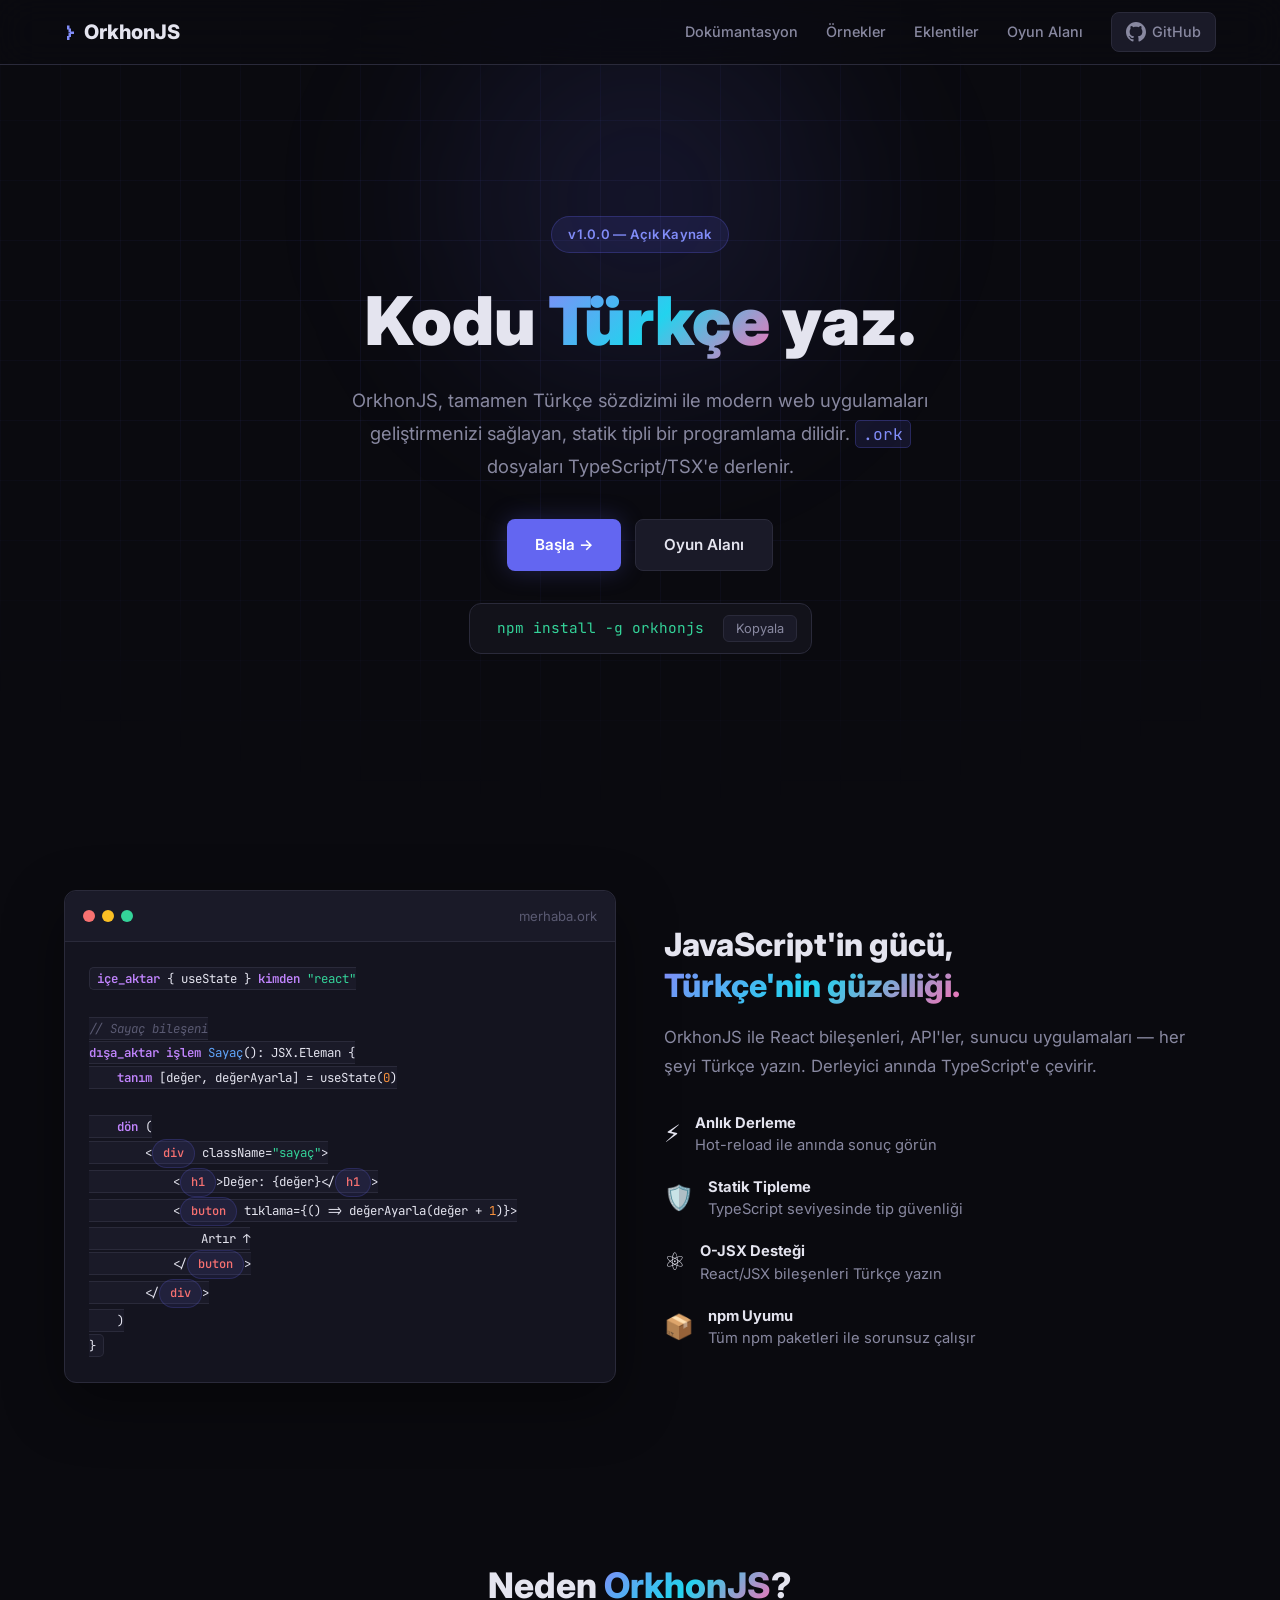
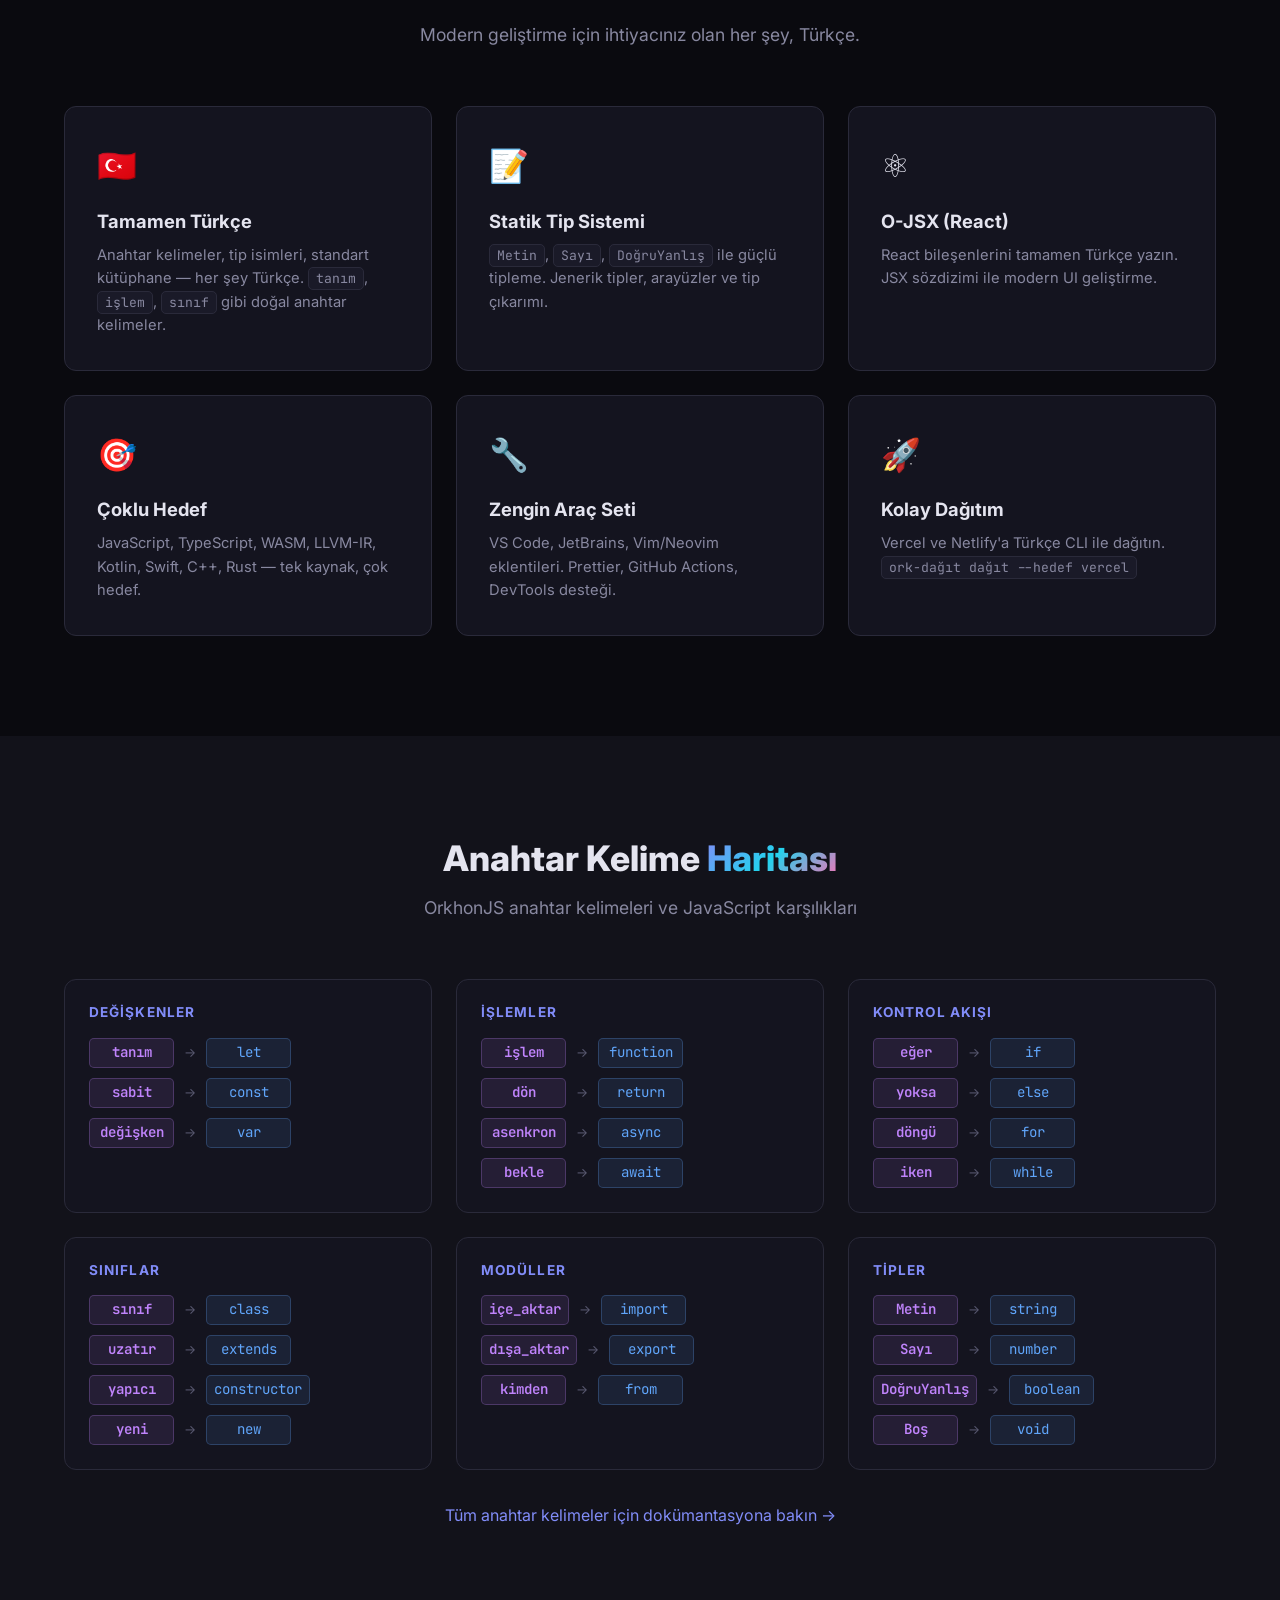
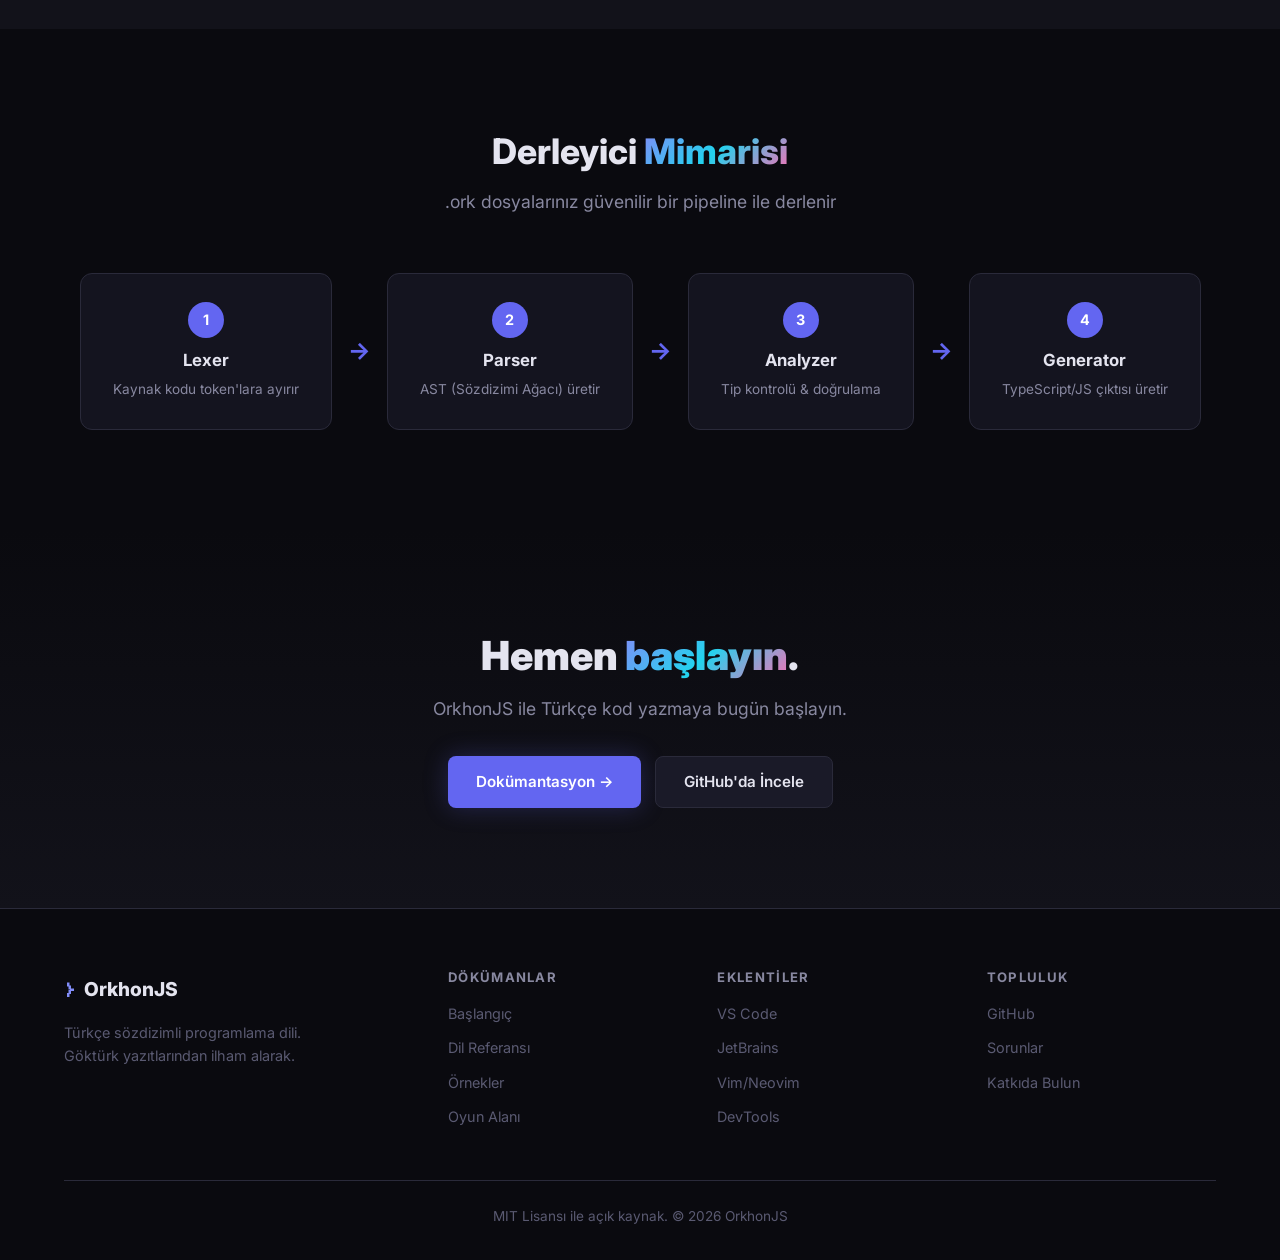
<file: index.html>
<!DOCTYPE html>
<html lang="tr">
<head>
    <meta charset="UTF-8">
    <meta name="viewport" content="width=device-width, initial-scale=1.0">
    <title>OrkhonJS — Türkçe Sözdizimli Programlama Dili</title>
    <meta name="description" content="OrkhonJS: Tamamen Türkçe sözdizimi ile kod yazmanızı sağlayan, statik tipli bir programlama dili. TypeScript/TSX'e derlenir.">
    <meta name="keywords" content="OrkhonJS, Türkçe programlama, Turkish programming language, TypeScript, transpiler">
    <meta property="og:title" content="OrkhonJS — Türkçe Sözdizimli Programlama Dili">
    <meta property="og:description" content="Tamamen Türkçe sözdizimi ile modern web uygulamaları geliştirin.">
    <meta property="og:type" content="website">
    <link rel="stylesheet" href="style.css">
    <link rel="preconnect" href="https://fonts.googleapis.com">
    <link href="https://fonts.googleapis.com/css2?family=Inter:wght@300;400;500;600;700;800;900&family=JetBrains+Mono:wght@400;500;600;700&display=swap" rel="stylesheet">
</head>
<body>
    <!-- NAV -->
    <nav class="nav">
        <div class="nav-inner">
            <a href="index.html" class="nav-logo">
                <span class="logo-icon">𐰆</span> OrkhonJS
            </a>
            <div class="nav-links">
                <a href="dokumantasyon.html">Dokümantasyon</a>
                <a href="ornekler.html">Örnekler</a>
                <a href="eklentiler.html">Eklentiler</a>
                <a href="oyun-alani.html">Oyun Alanı</a>
                <a href="https://github.com/emircesur/orkhonjs" target="_blank" class="nav-github">
                    <svg width="20" height="20" viewBox="0 0 24 24" fill="currentColor"><path d="M12 0c-6.626 0-12 5.373-12 12 0 5.302 3.438 9.8 8.207 11.387.599.111.793-.261.793-.577v-2.234c-3.338.726-4.033-1.416-4.033-1.416-.546-1.387-1.333-1.756-1.333-1.756-1.089-.745.083-.729.083-.729 1.205.084 1.839 1.237 1.839 1.237 1.07 1.834 2.807 1.304 3.492.997.107-.775.418-1.305.762-1.604-2.665-.305-5.467-1.334-5.467-5.931 0-1.311.469-2.381 1.236-3.221-.124-.303-.535-1.524.117-3.176 0 0 1.008-.322 3.301 1.23.957-.266 1.983-.399 3.003-.404 1.02.005 2.047.138 3.006.404 2.291-1.552 3.297-1.23 3.297-1.23.653 1.653.242 2.874.118 3.176.77.84 1.235 1.911 1.235 3.221 0 4.609-2.807 5.624-5.479 5.921.43.372.823 1.102.823 2.222v3.293c0 .319.192.694.801.576 4.765-1.589 8.199-6.086 8.199-11.386 0-6.627-5.373-12-12-12z"/></svg>
                    GitHub
                </a>
            </div>
            <button class="nav-hamburger" onclick="document.querySelector('.nav-links').classList.toggle('open')" aria-label="Menü">
                <span></span><span></span><span></span>
            </button>
        </div>
    </nav>

    <!-- HERO -->
    <section class="hero">
        <div class="hero-bg">
            <div class="hero-grid"></div>
        </div>
        <div class="hero-content">
            <div class="hero-badge">v1.0.0 — Açık Kaynak</div>
            <h1>Kodu <span class="gradient-text">Türkçe</span> yaz.</h1>
            <p class="hero-desc">
                OrkhonJS, tamamen Türkçe sözdizimi ile modern web uygulamaları geliştirmenizi sağlayan, 
                statik tipli bir programlama dilidir. <code>.ork</code> dosyaları TypeScript/TSX'e derlenir.
            </p>
            <div class="hero-actions">
                <a href="dokumantasyon.html" class="btn btn-primary">Başla →</a>
                <a href="oyun-alani.html" class="btn btn-secondary">Oyun Alanı</a>
            </div>
            <div class="hero-install">
                <code>npm install -g orkhonjs</code>
                <button onclick="navigator.clipboard.writeText('npm install -g orkhonjs');this.textContent='✓ Kopyalandı';setTimeout(()=>this.textContent='Kopyala',2000)" class="copy-btn">Kopyala</button>
            </div>
        </div>
    </section>

    <!-- CODE SHOWCASE -->
    <section class="showcase">
        <div class="container">
            <div class="showcase-grid">
                <div class="showcase-editor">
                    <div class="editor-header">
                        <div class="editor-dots">
                            <span class="dot red"></span>
                            <span class="dot yellow"></span>
                            <span class="dot green"></span>
                        </div>
                        <span class="editor-title">merhaba.ork</span>
                    </div>
                    <pre class="editor-code"><code><span class="kw">içe_aktar</span> { useState } <span class="kw">kimden</span> <span class="str">"react"</span>

<span class="comment">// Sayaç bileşeni</span>
<span class="kw">dışa_aktar</span> <span class="kw">işlem</span> <span class="fn">Sayaç</span>(): JSX.Eleman {
    <span class="kw">tanım</span> [değer, değerAyarla] = useState(<span class="num">0</span>)

    <span class="kw">dön</span> (
        &lt;<span class="tag">div</span> className=<span class="str">"sayaç"</span>&gt;
            &lt;<span class="tag">h1</span>&gt;Değer: {değer}&lt;/<span class="tag">h1</span>&gt;
            &lt;<span class="tag">buton</span> tıklama={() =&gt; değerAyarla(değer + <span class="num">1</span>)}&gt;
                Artır ↑
            &lt;/<span class="tag">buton</span>&gt;
        &lt;/<span class="tag">div</span>&gt;
    )
}</code></pre>
                </div>
                <div class="showcase-info">
                    <h2>JavaScript'in gücü,<br><span class="gradient-text">Türkçe'nin güzelliği.</span></h2>
                    <p>OrkhonJS ile React bileşenleri, API'ler, sunucu uygulamaları — her şeyi Türkçe yazın. Derleyici anında TypeScript'e çevirir.</p>
                    <ul class="feature-list">
                        <li>
                            <span class="feature-icon">⚡</span>
                            <div><strong>Anlık Derleme</strong><br>Hot-reload ile anında sonuç görün</div>
                        </li>
                        <li>
                            <span class="feature-icon">🛡️</span>
                            <div><strong>Statik Tipleme</strong><br>TypeScript seviyesinde tip güvenliği</div>
                        </li>
                        <li>
                            <span class="feature-icon">⚛️</span>
                            <div><strong>O-JSX Desteği</strong><br>React/JSX bileşenleri Türkçe yazın</div>
                        </li>
                        <li>
                            <span class="feature-icon">📦</span>
                            <div><strong>npm Uyumu</strong><br>Tüm npm paketleri ile sorunsuz çalışır</div>
                        </li>
                    </ul>
                </div>
            </div>
        </div>
    </section>

    <!-- FEATURES -->
    <section class="features">
        <div class="container">
            <div class="section-header">
                <h2>Neden <span class="gradient-text">OrkhonJS</span>?</h2>
                <p>Modern geliştirme için ihtiyacınız olan her şey, Türkçe.</p>
            </div>
            <div class="features-grid">
                <div class="feature-card">
                    <div class="feature-card-icon">🇹🇷</div>
                    <h3>Tamamen Türkçe</h3>
                    <p>Anahtar kelimeler, tip isimleri, standart kütüphane — her şey Türkçe. <code>tanım</code>, <code>işlem</code>, <code>sınıf</code> gibi doğal anahtar kelimeler.</p>
                </div>
                <div class="feature-card">
                    <div class="feature-card-icon">📝</div>
                    <h3>Statik Tip Sistemi</h3>
                    <p><code>Metin</code>, <code>Sayı</code>, <code>DoğruYanlış</code> ile güçlü tipleme. Jenerik tipler, arayüzler ve tip çıkarımı.</p>
                </div>
                <div class="feature-card">
                    <div class="feature-card-icon">⚛️</div>
                    <h3>O-JSX (React)</h3>
                    <p>React bileşenlerini tamamen Türkçe yazın. JSX sözdizimi ile modern UI geliştirme.</p>
                </div>
                <div class="feature-card">
                    <div class="feature-card-icon">🎯</div>
                    <h3>Çoklu Hedef</h3>
                    <p>JavaScript, TypeScript, WASM, LLVM-IR, Kotlin, Swift, C++, Rust — tek kaynak, çok hedef.</p>
                </div>
                <div class="feature-card">
                    <div class="feature-card-icon">🔧</div>
                    <h3>Zengin Araç Seti</h3>
                    <p>VS Code, JetBrains, Vim/Neovim eklentileri. Prettier, GitHub Actions, DevTools desteği.</p>
                </div>
                <div class="feature-card">
                    <div class="feature-card-icon">🚀</div>
                    <h3>Kolay Dağıtım</h3>
                    <p>Vercel ve Netlify'a Türkçe CLI ile dağıtın. <code>ork-dağıt dağıt --hedef vercel</code></p>
                </div>
            </div>
        </div>
    </section>

    <!-- KEYWORDS TABLE -->
    <section class="keywords-section">
        <div class="container">
            <div class="section-header">
                <h2>Anahtar Kelime <span class="gradient-text">Haritası</span></h2>
                <p>OrkhonJS anahtar kelimeleri ve JavaScript karşılıkları</p>
            </div>
            <div class="keywords-grid">
                <div class="keyword-group">
                    <h4>Değişkenler</h4>
                    <div class="keyword-row"><code class="kw-ork">tanım</code><span class="arrow">→</span><code class="kw-js">let</code></div>
                    <div class="keyword-row"><code class="kw-ork">sabit</code><span class="arrow">→</span><code class="kw-js">const</code></div>
                    <div class="keyword-row"><code class="kw-ork">değişken</code><span class="arrow">→</span><code class="kw-js">var</code></div>
                </div>
                <div class="keyword-group">
                    <h4>İşlemler</h4>
                    <div class="keyword-row"><code class="kw-ork">işlem</code><span class="arrow">→</span><code class="kw-js">function</code></div>
                    <div class="keyword-row"><code class="kw-ork">dön</code><span class="arrow">→</span><code class="kw-js">return</code></div>
                    <div class="keyword-row"><code class="kw-ork">asenkron</code><span class="arrow">→</span><code class="kw-js">async</code></div>
                    <div class="keyword-row"><code class="kw-ork">bekle</code><span class="arrow">→</span><code class="kw-js">await</code></div>
                </div>
                <div class="keyword-group">
                    <h4>Kontrol Akışı</h4>
                    <div class="keyword-row"><code class="kw-ork">eğer</code><span class="arrow">→</span><code class="kw-js">if</code></div>
                    <div class="keyword-row"><code class="kw-ork">yoksa</code><span class="arrow">→</span><code class="kw-js">else</code></div>
                    <div class="keyword-row"><code class="kw-ork">döngü</code><span class="arrow">→</span><code class="kw-js">for</code></div>
                    <div class="keyword-row"><code class="kw-ork">iken</code><span class="arrow">→</span><code class="kw-js">while</code></div>
                </div>
                <div class="keyword-group">
                    <h4>Sınıflar</h4>
                    <div class="keyword-row"><code class="kw-ork">sınıf</code><span class="arrow">→</span><code class="kw-js">class</code></div>
                    <div class="keyword-row"><code class="kw-ork">uzatır</code><span class="arrow">→</span><code class="kw-js">extends</code></div>
                    <div class="keyword-row"><code class="kw-ork">yapıcı</code><span class="arrow">→</span><code class="kw-js">constructor</code></div>
                    <div class="keyword-row"><code class="kw-ork">yeni</code><span class="arrow">→</span><code class="kw-js">new</code></div>
                </div>
                <div class="keyword-group">
                    <h4>Modüller</h4>
                    <div class="keyword-row"><code class="kw-ork">içe_aktar</code><span class="arrow">→</span><code class="kw-js">import</code></div>
                    <div class="keyword-row"><code class="kw-ork">dışa_aktar</code><span class="arrow">→</span><code class="kw-js">export</code></div>
                    <div class="keyword-row"><code class="kw-ork">kimden</code><span class="arrow">→</span><code class="kw-js">from</code></div>
                </div>
                <div class="keyword-group">
                    <h4>Tipler</h4>
                    <div class="keyword-row"><code class="kw-ork">Metin</code><span class="arrow">→</span><code class="kw-js">string</code></div>
                    <div class="keyword-row"><code class="kw-ork">Sayı</code><span class="arrow">→</span><code class="kw-js">number</code></div>
                    <div class="keyword-row"><code class="kw-ork">DoğruYanlış</code><span class="arrow">→</span><code class="kw-js">boolean</code></div>
                    <div class="keyword-row"><code class="kw-ork">Boş</code><span class="arrow">→</span><code class="kw-js">void</code></div>
                </div>
            </div>
            <p class="keywords-more"><a href="dokumantasyon.html">Tüm anahtar kelimeler için dokümantasyona bakın →</a></p>
        </div>
    </section>

    <!-- PIPELINE -->
    <section class="pipeline">
        <div class="container">
            <div class="section-header">
                <h2>Derleyici <span class="gradient-text">Mimarisi</span></h2>
                <p>.ork dosyalarınız güvenilir bir pipeline ile derlenir</p>
            </div>
            <div class="pipeline-steps">
                <div class="pipeline-step">
                    <div class="step-num">1</div>
                    <h4>Lexer</h4>
                    <p>Kaynak kodu token'lara ayırır</p>
                </div>
                <div class="pipeline-arrow">→</div>
                <div class="pipeline-step">
                    <div class="step-num">2</div>
                    <h4>Parser</h4>
                    <p>AST (Sözdizimi Ağacı) üretir</p>
                </div>
                <div class="pipeline-arrow">→</div>
                <div class="pipeline-step">
                    <div class="step-num">3</div>
                    <h4>Analyzer</h4>
                    <p>Tip kontrolü & doğrulama</p>
                </div>
                <div class="pipeline-arrow">→</div>
                <div class="pipeline-step">
                    <div class="step-num">4</div>
                    <h4>Generator</h4>
                    <p>TypeScript/JS çıktısı üretir</p>
                </div>
            </div>
        </div>
    </section>

    <!-- CTA -->
    <section class="cta">
        <div class="container">
            <h2>Hemen <span class="gradient-text">başlayın</span>.</h2>
            <p>OrkhonJS ile Türkçe kod yazmaya bugün başlayın.</p>
            <div class="cta-actions">
                <a href="dokumantasyon.html" class="btn btn-primary">Dokümantasyon →</a>
                <a href="https://github.com/emircesur/orkhonjs" class="btn btn-secondary" target="_blank">GitHub'da İncele</a>
            </div>
        </div>
    </section>

    <!-- FOOTER -->
    <footer class="footer">
        <div class="container">
            <div class="footer-grid">
                <div class="footer-brand">
                    <div class="footer-logo"><span class="logo-icon">𐰆</span> OrkhonJS</div>
                    <p>Türkçe sözdizimli programlama dili.<br>Göktürk yazıtlarından ilham alarak.</p>
                </div>
                <div class="footer-col">
                    <h4>Dökümanlar</h4>
                    <a href="dokumantasyon.html">Başlangıç</a>
                    <a href="dokumantasyon.html#referans">Dil Referansı</a>
                    <a href="ornekler.html">Örnekler</a>
                    <a href="oyun-alani.html">Oyun Alanı</a>
                </div>
                <div class="footer-col">
                    <h4>Eklentiler</h4>
                    <a href="eklentiler.html">VS Code</a>
                    <a href="eklentiler.html">JetBrains</a>
                    <a href="eklentiler.html">Vim/Neovim</a>
                    <a href="eklentiler.html">DevTools</a>
                </div>
                <div class="footer-col">
                    <h4>Topluluk</h4>
                    <a href="https://github.com/emircesur/orkhonjs" target="_blank">GitHub</a>
                    <a href="https://github.com/emircesur/orkhonjs/issues" target="_blank">Sorunlar</a>
                    <a href="https://github.com/emircesur/orkhonjs/pulls" target="_blank">Katkıda Bulun</a>
                </div>
            </div>
            <div class="footer-bottom">
                <p>MIT Lisansı ile açık kaynak. © 2026 OrkhonJS</p>
            </div>
        </div>
    </footer>
</body>
</html>
</file>
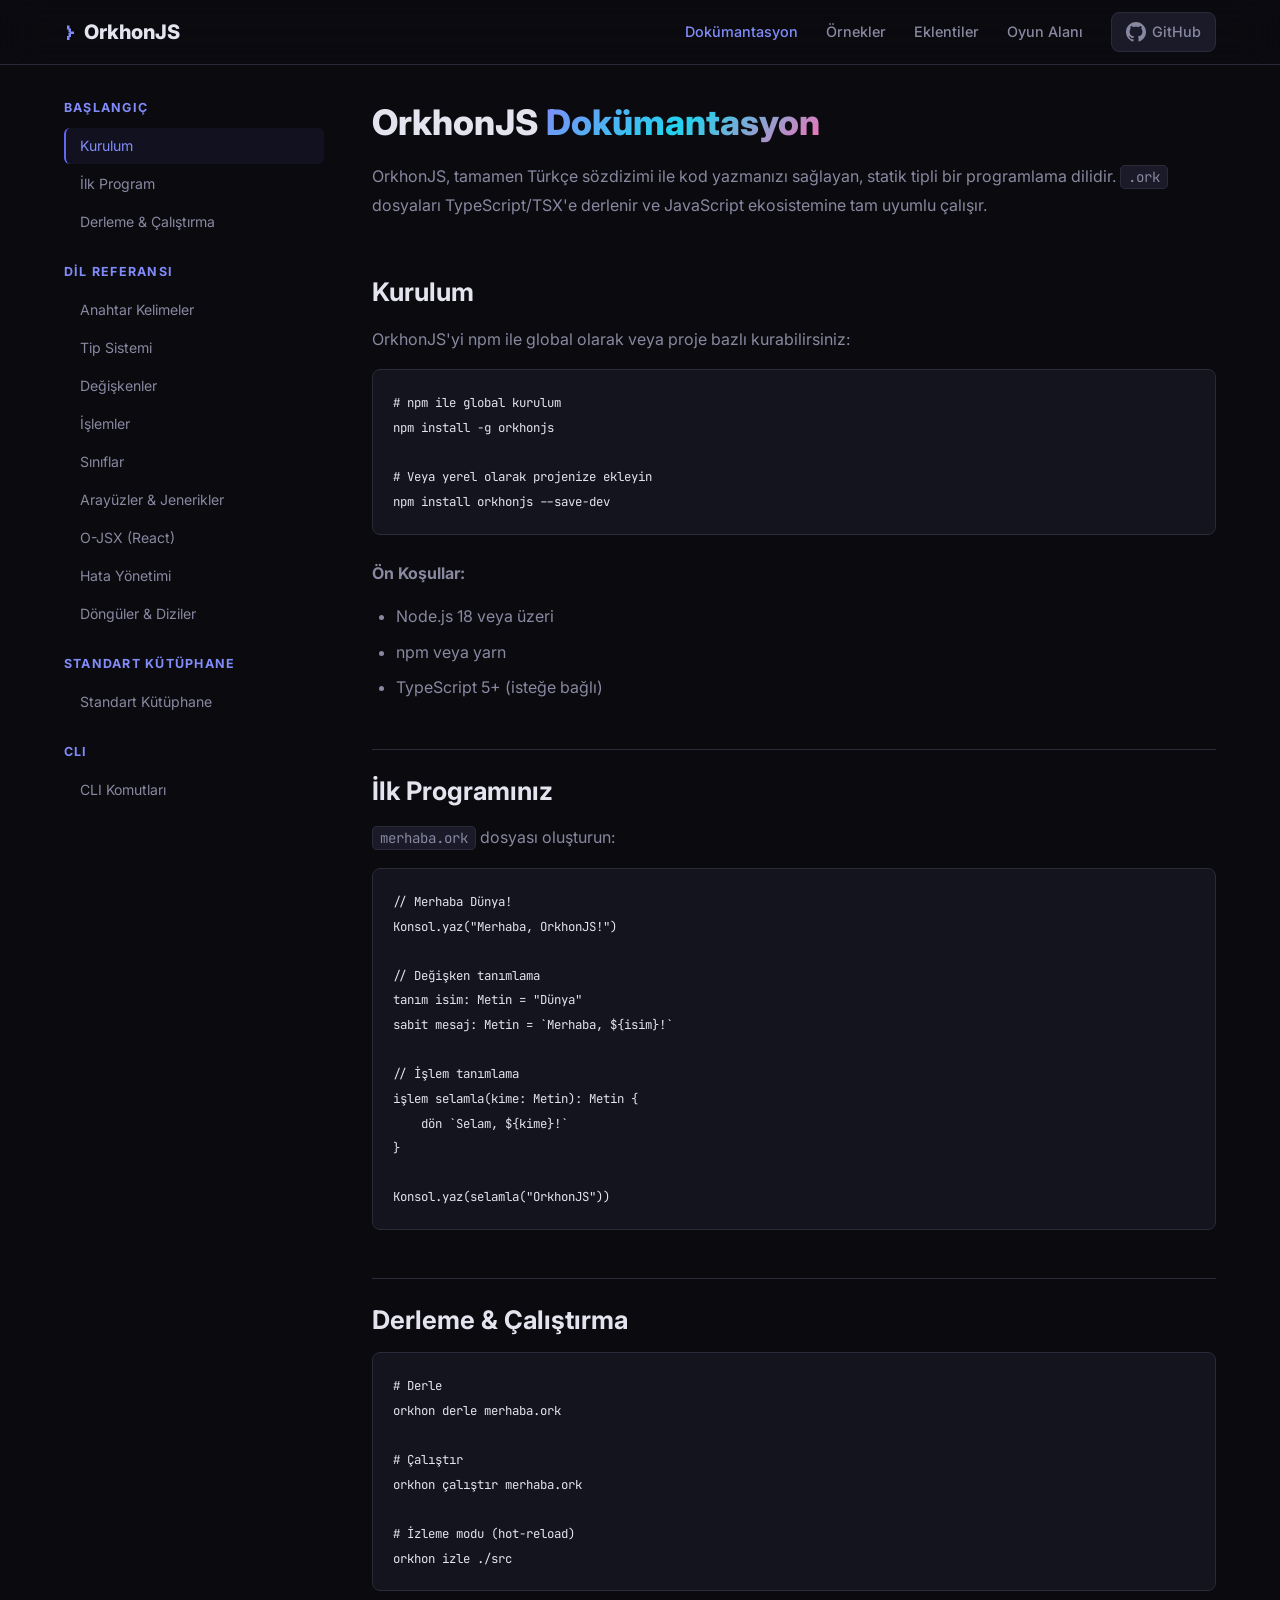
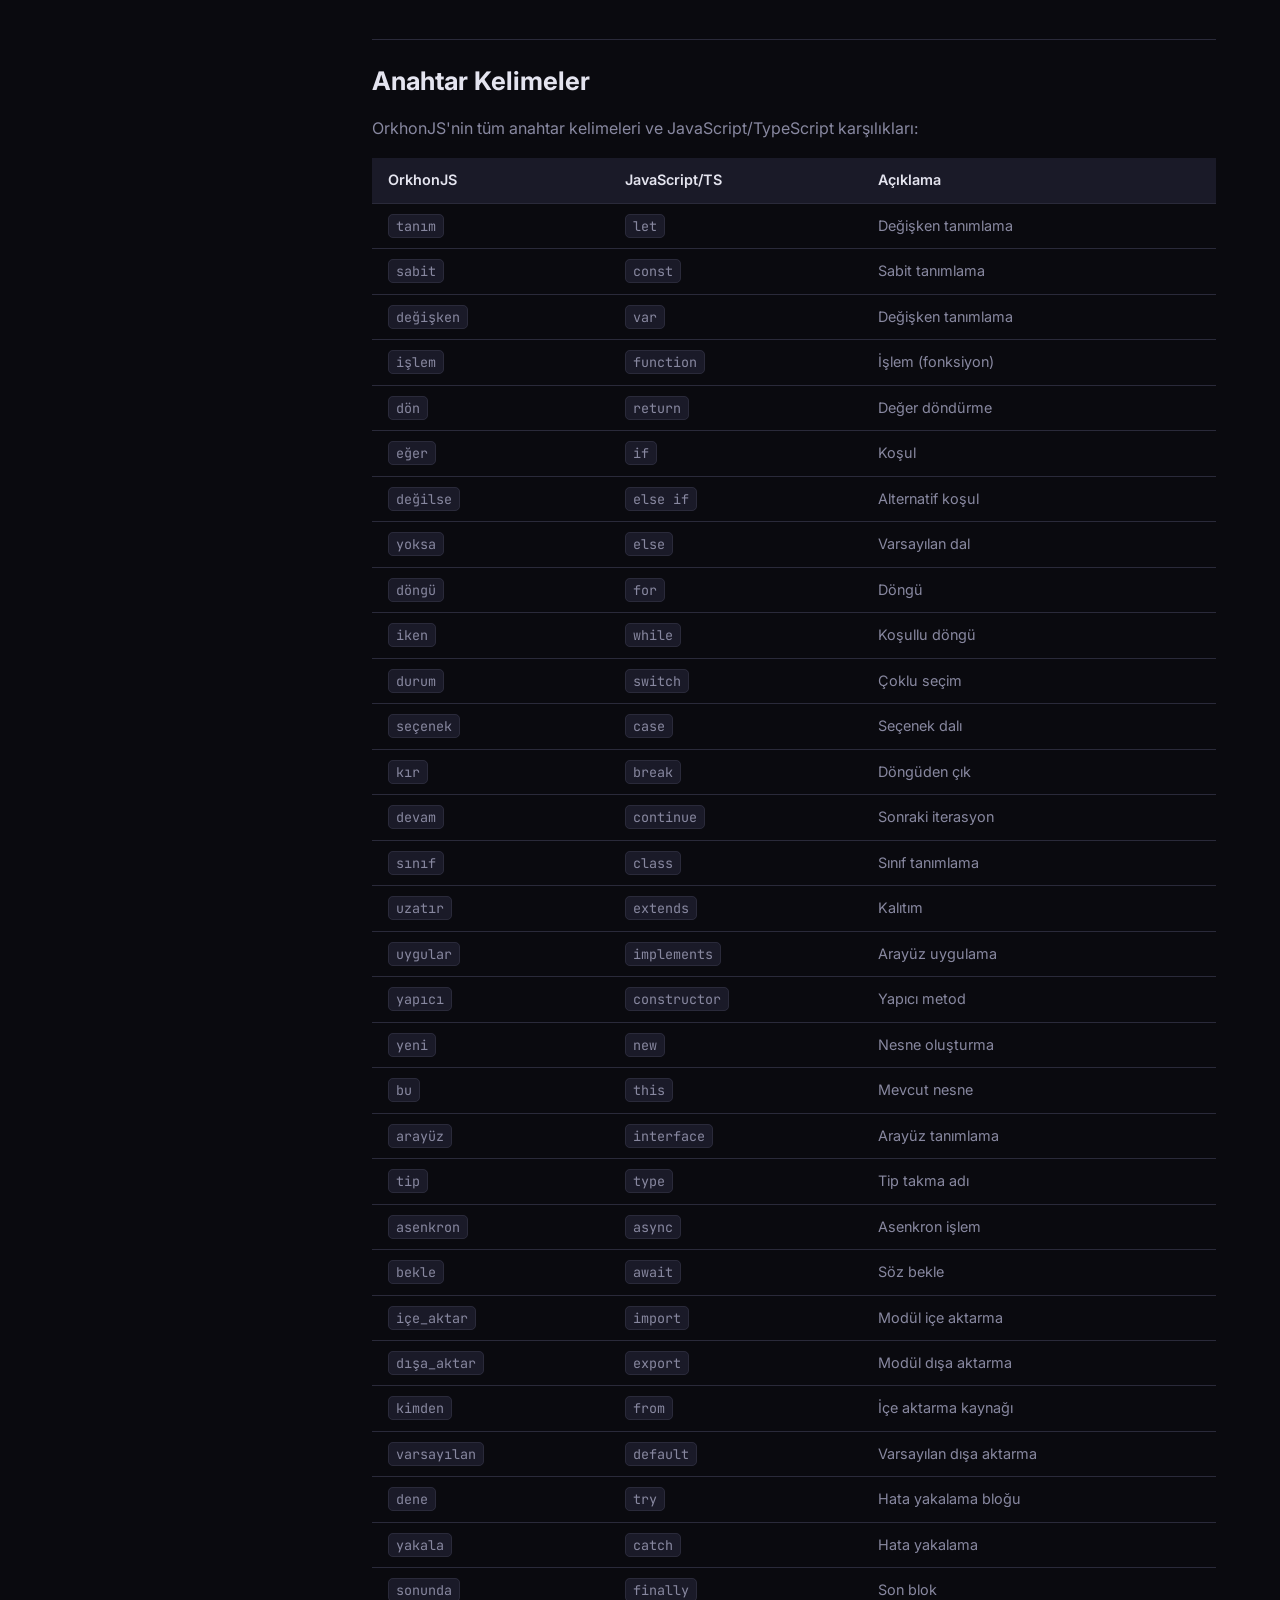
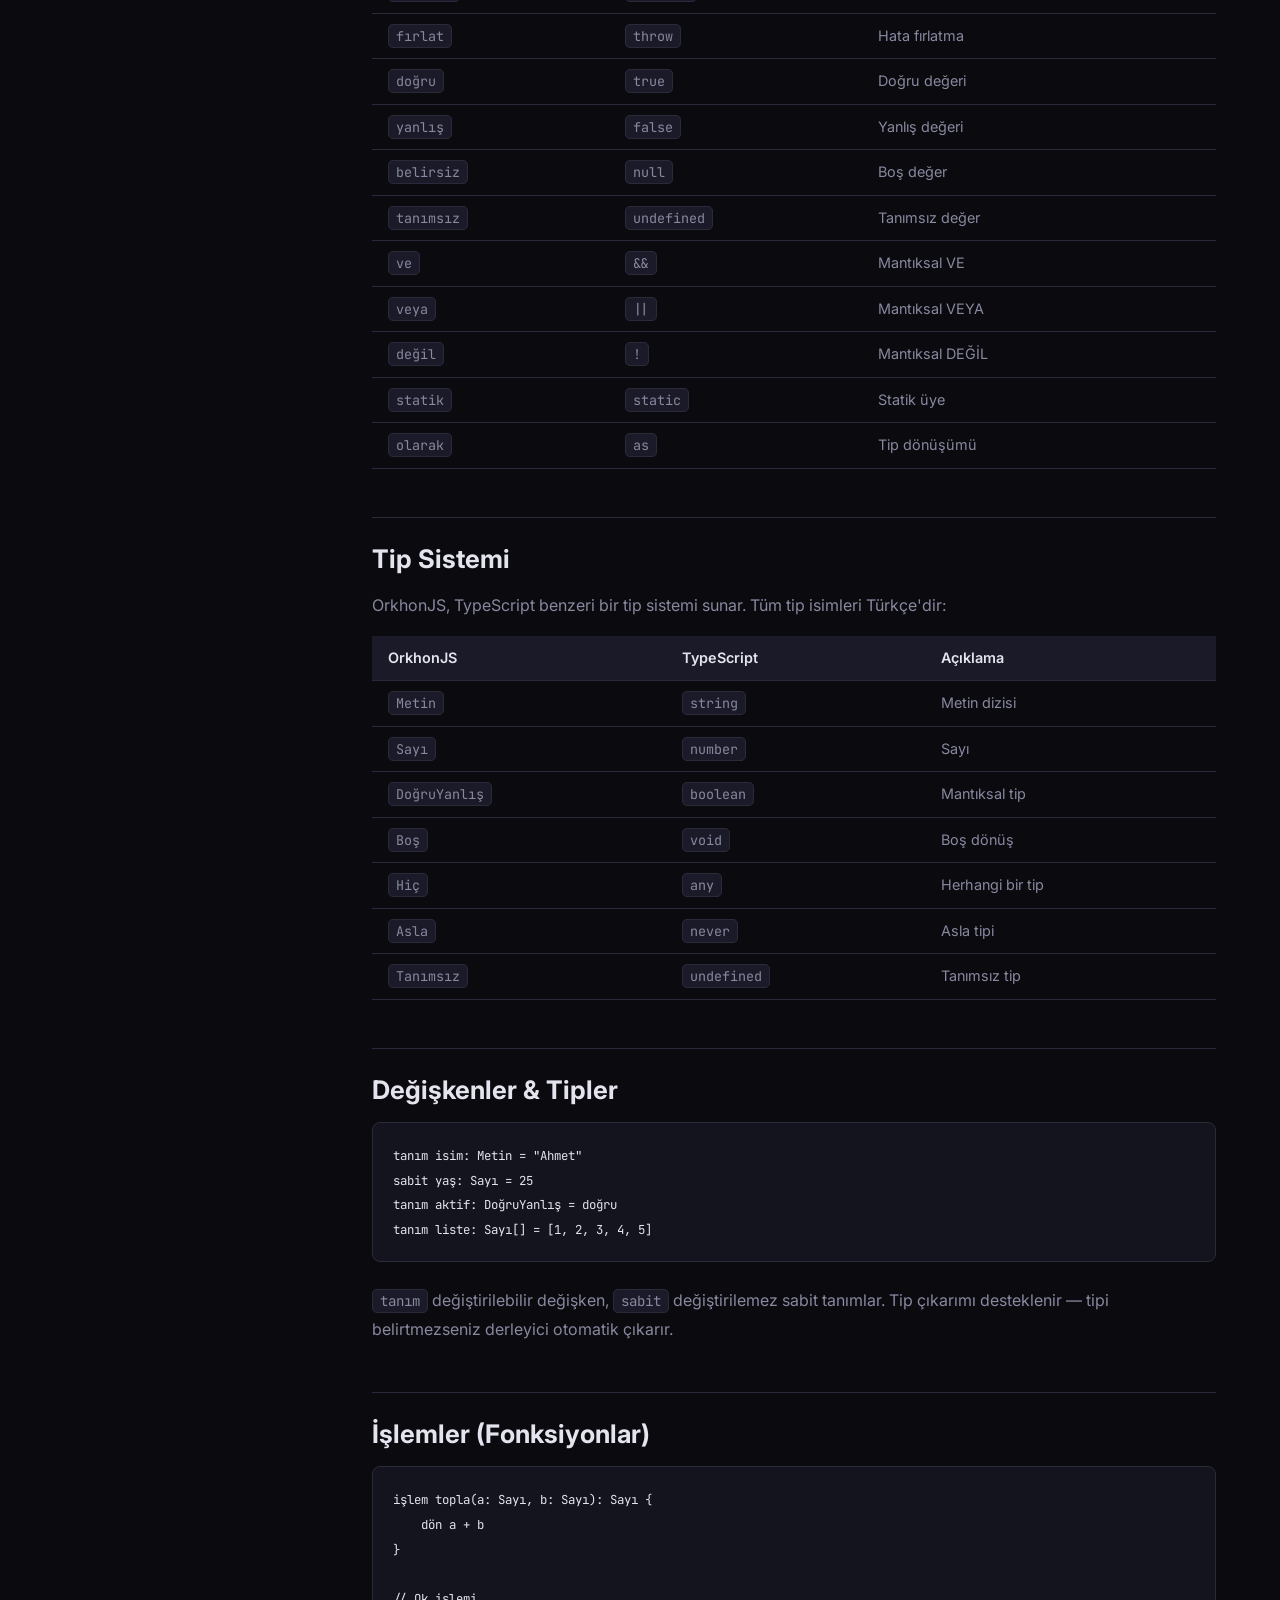
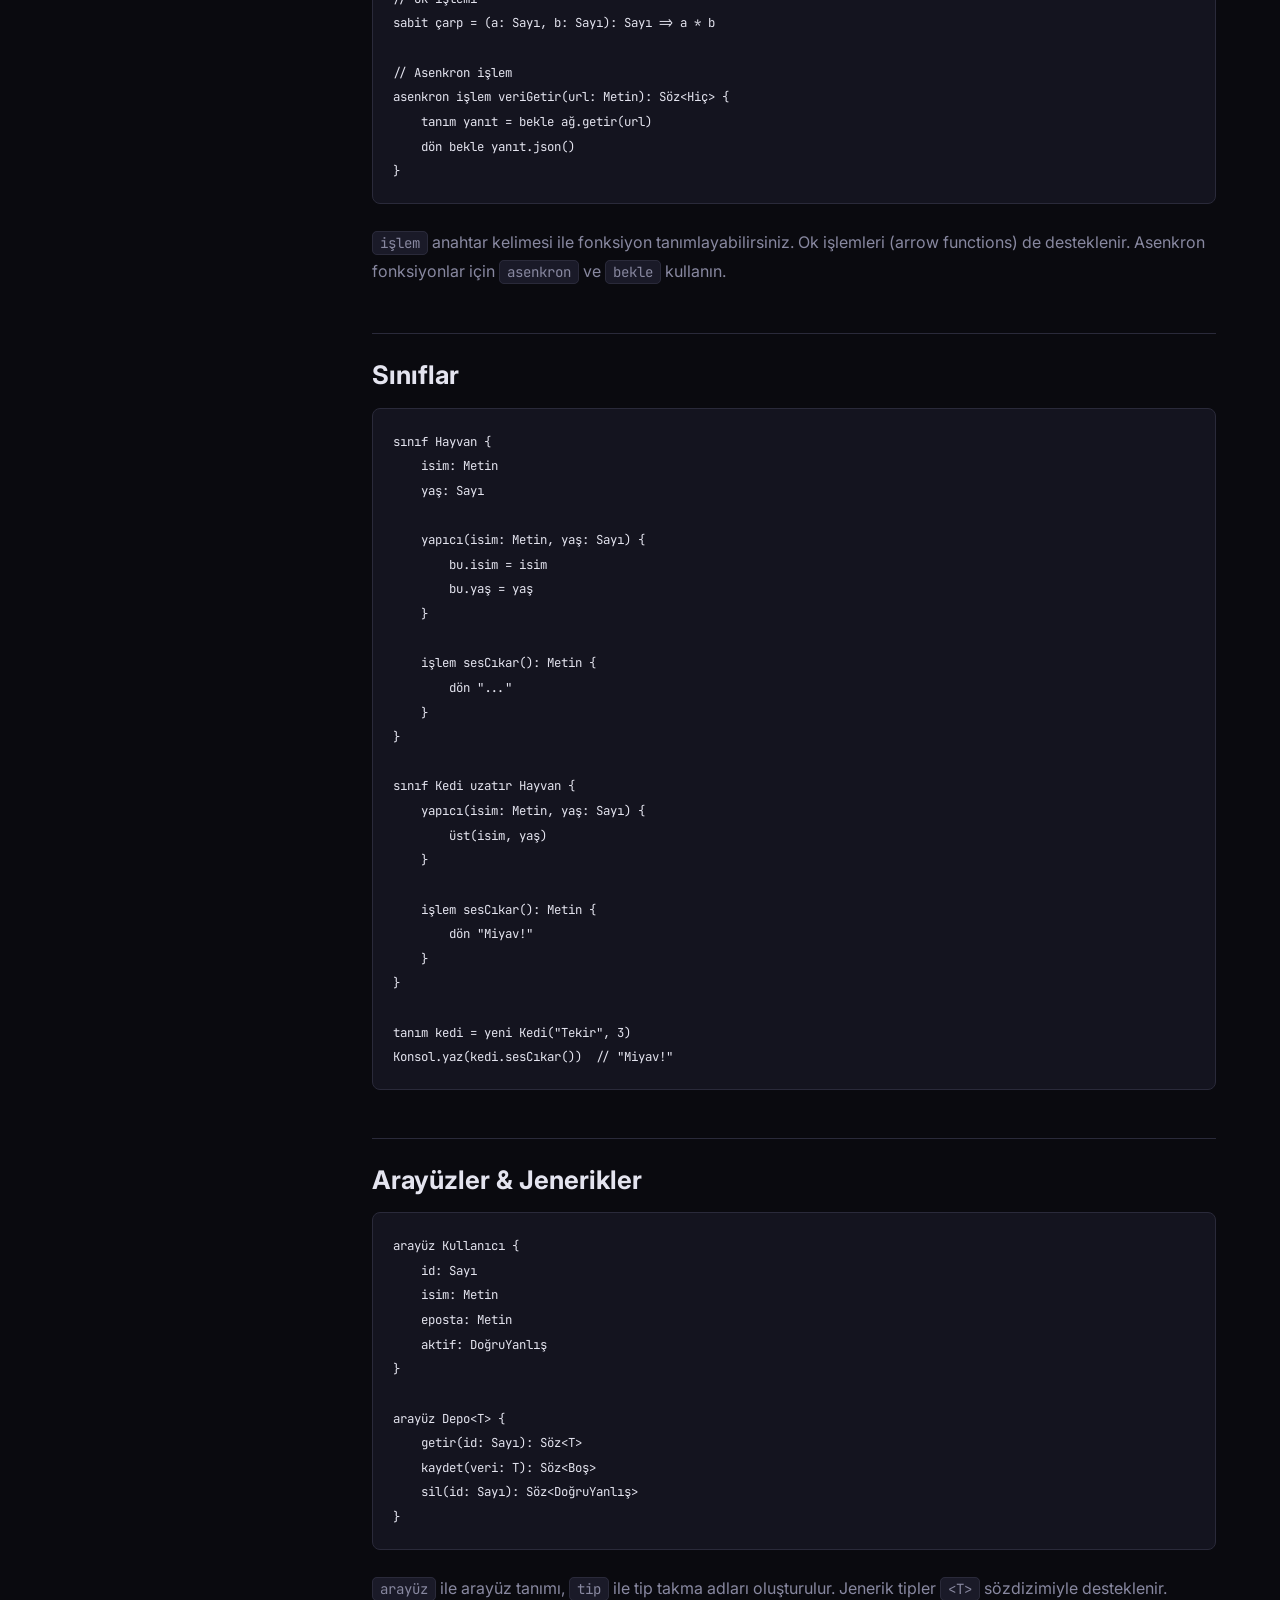
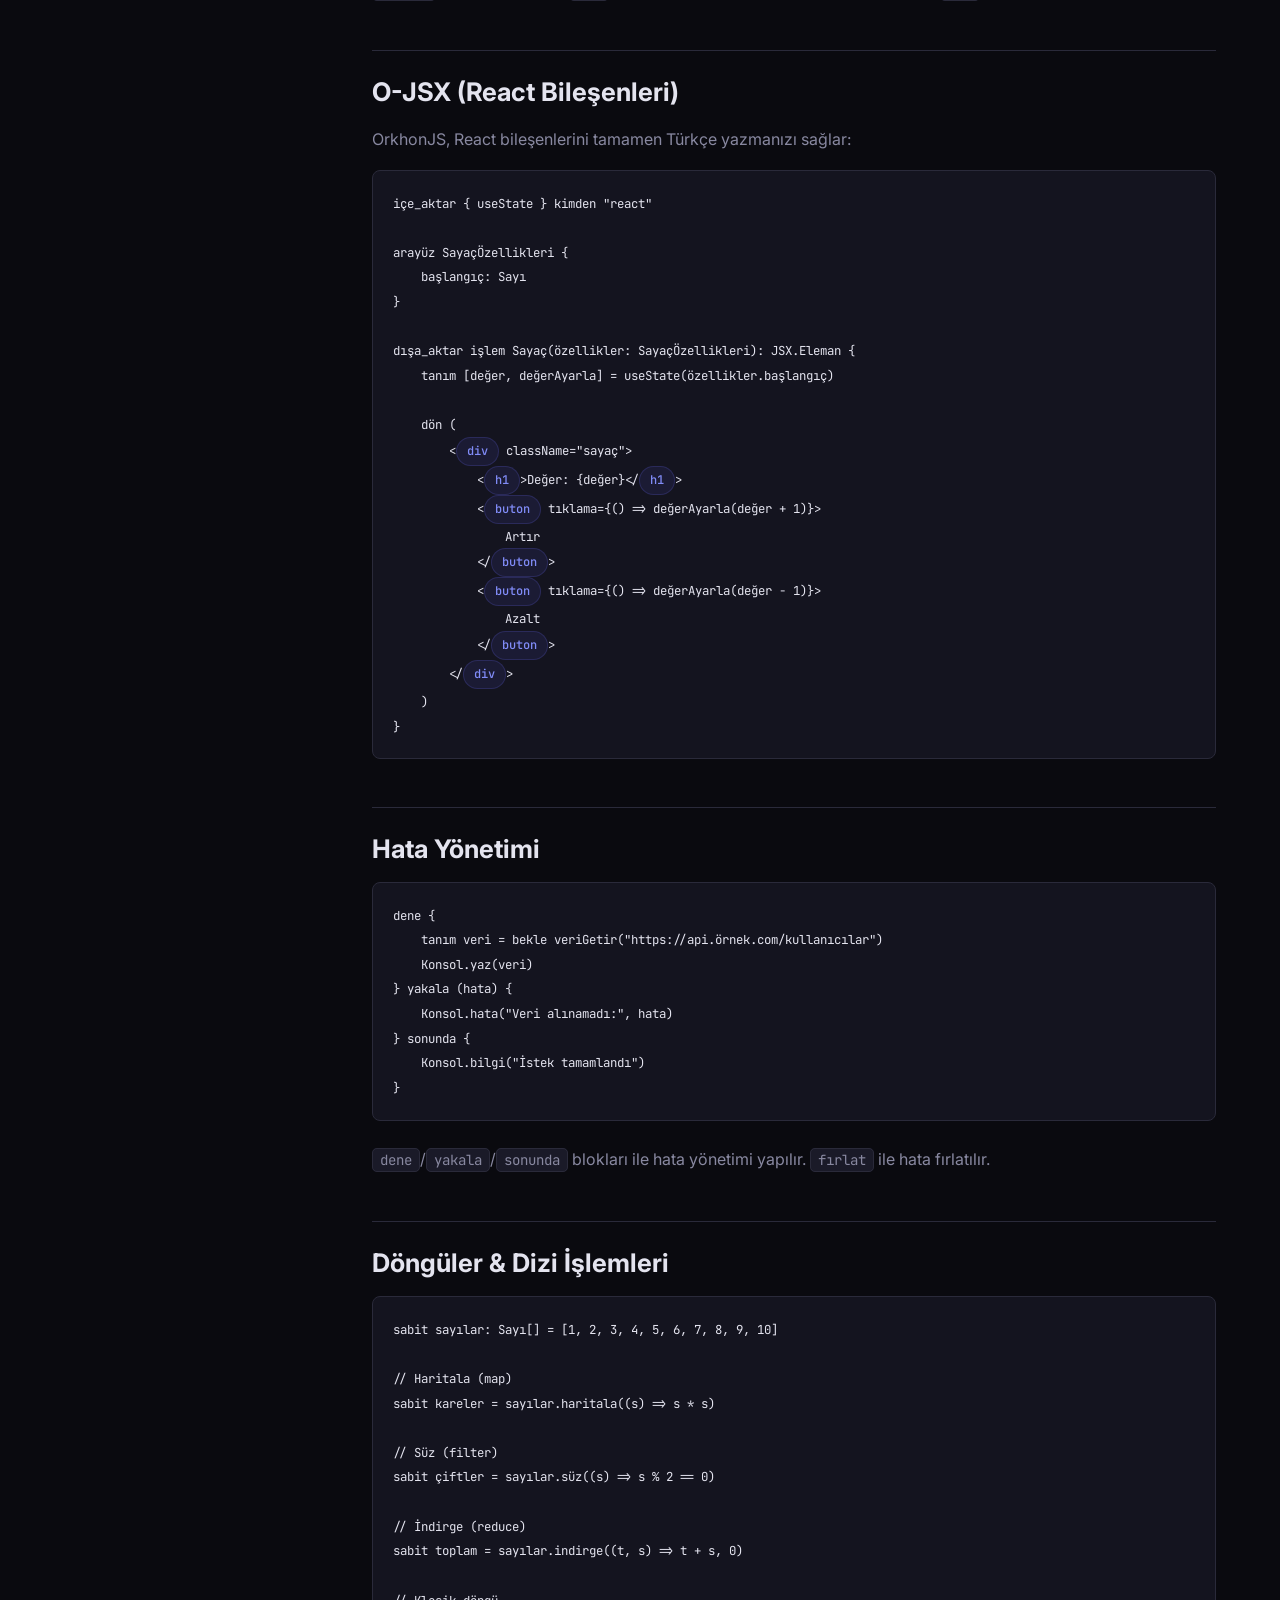
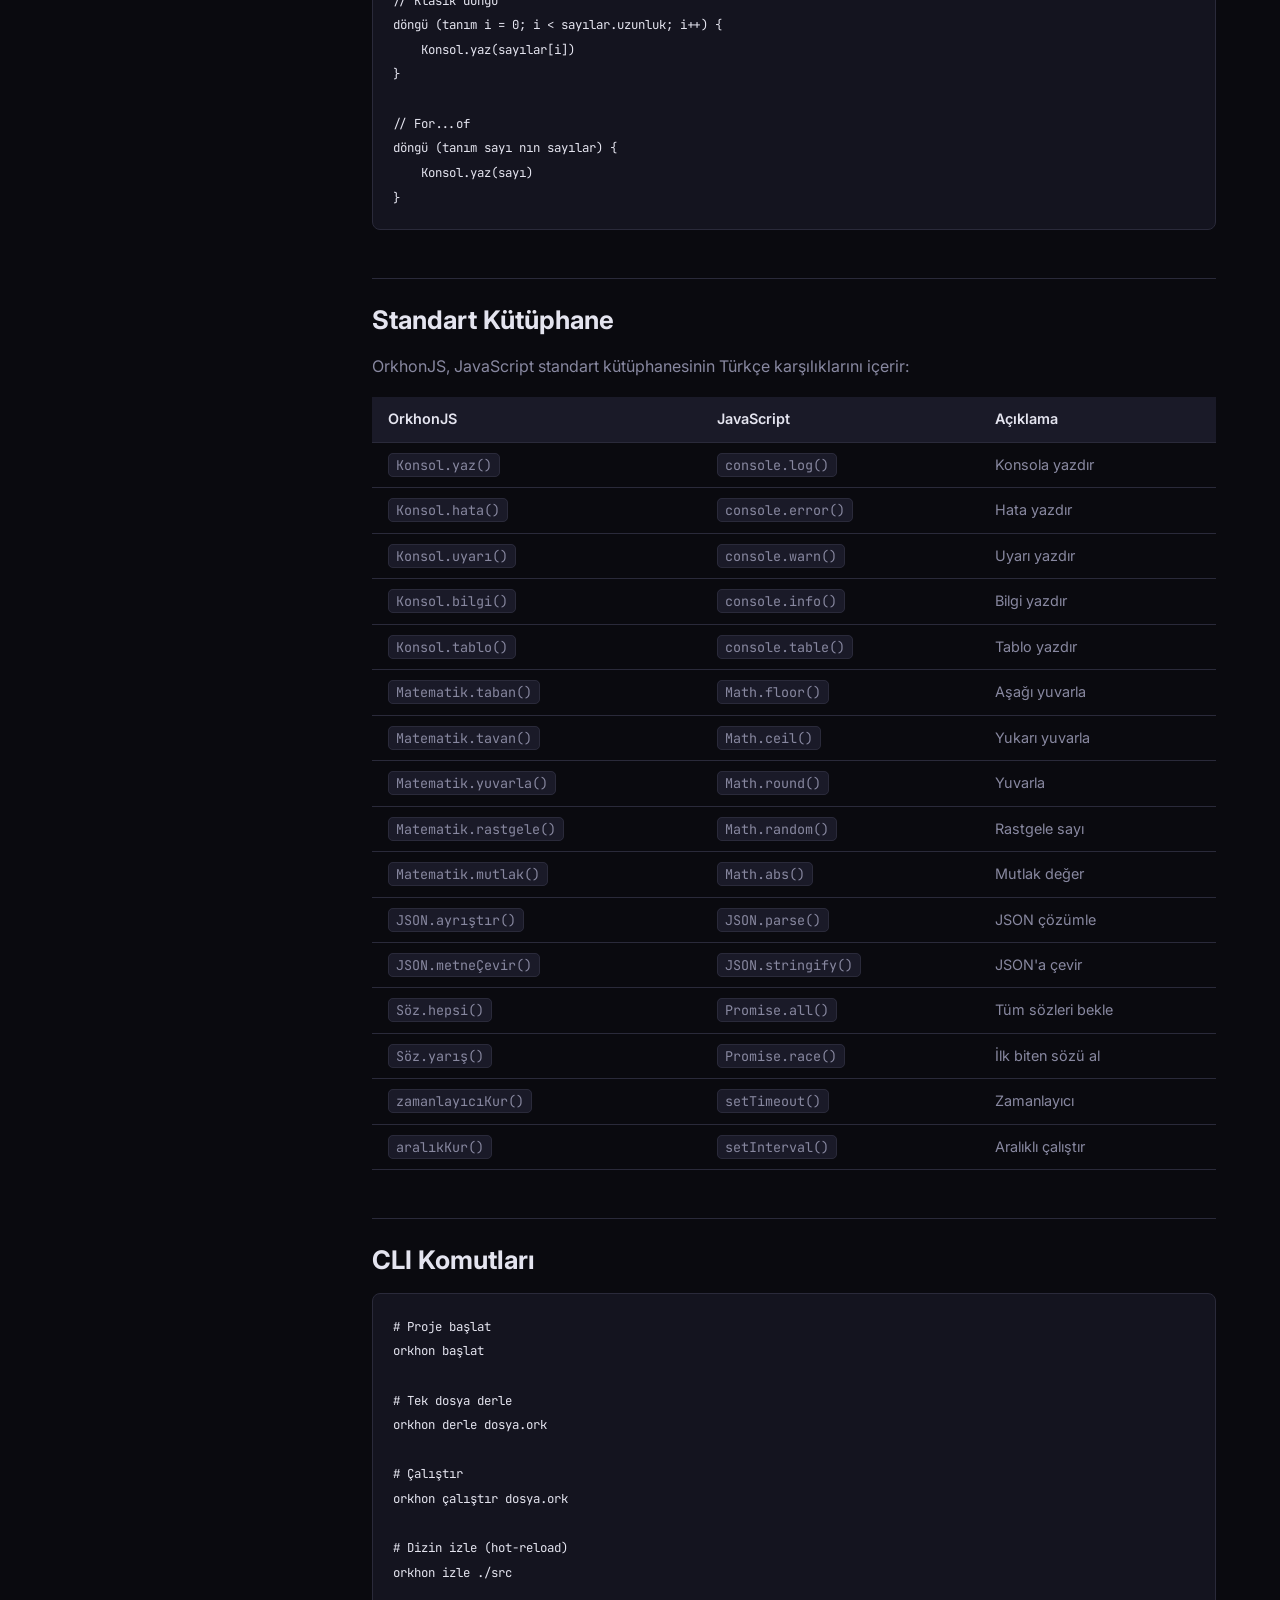
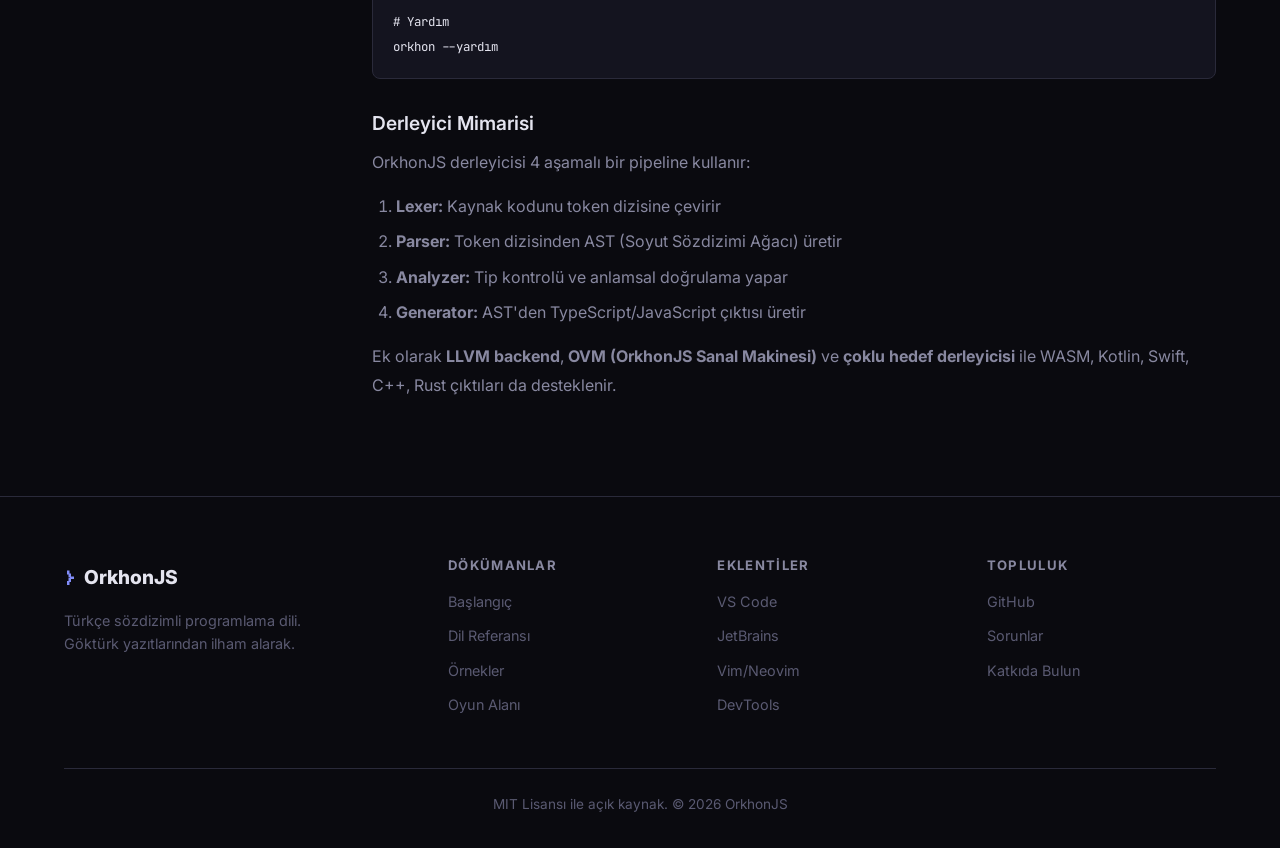
<file: dokumantasyon.html>
<!DOCTYPE html>
<html lang="tr">
<head>
    <meta charset="UTF-8">
    <meta name="viewport" content="width=device-width, initial-scale=1.0">
    <title>Dokümantasyon — OrkhonJS</title>
    <meta name="description" content="OrkhonJS dil referansı, anahtar kelimeler, tip sistemi, standart kütüphane ve CLI komutları.">
    <link rel="stylesheet" href="style.css">
    <link rel="preconnect" href="https://fonts.googleapis.com">
    <link href="https://fonts.googleapis.com/css2?family=Inter:wght@300;400;500;600;700;800;900&family=JetBrains+Mono:wght@400;500;600;700&display=swap" rel="stylesheet">
</head>
<body>
    <!-- NAV -->
    <nav class="nav">
        <div class="nav-inner">
            <a href="index.html" class="nav-logo"><span class="logo-icon">𐰆</span> OrkhonJS</a>
            <div class="nav-links">
                <a href="dokumantasyon.html" style="color:var(--accent-2)">Dokümantasyon</a>
                <a href="ornekler.html">Örnekler</a>
                <a href="eklentiler.html">Eklentiler</a>
                <a href="oyun-alani.html">Oyun Alanı</a>
                <a href="https://github.com/emircesur/orkhonjs" target="_blank" class="nav-github">
                    <svg width="20" height="20" viewBox="0 0 24 24" fill="currentColor"><path d="M12 0c-6.626 0-12 5.373-12 12 0 5.302 3.438 9.8 8.207 11.387.599.111.793-.261.793-.577v-2.234c-3.338.726-4.033-1.416-4.033-1.416-.546-1.387-1.333-1.756-1.333-1.756-1.089-.745.083-.729.083-.729 1.205.084 1.839 1.237 1.839 1.237 1.07 1.834 2.807 1.304 3.492.997.107-.775.418-1.305.762-1.604-2.665-.305-5.467-1.334-5.467-5.931 0-1.311.469-2.381 1.236-3.221-.124-.303-.535-1.524.117-3.176 0 0 1.008-.322 3.301 1.23.957-.266 1.983-.399 3.003-.404 1.02.005 2.047.138 3.006.404 2.291-1.552 3.297-1.23 3.297-1.23.653 1.653.242 2.874.118 3.176.77.84 1.235 1.911 1.235 3.221 0 4.609-2.807 5.624-5.479 5.921.43.372.823 1.102.823 2.222v3.293c0 .319.192.694.801.576 4.765-1.589 8.199-6.086 8.199-11.386 0-6.627-5.373-12-12-12z"/></svg>
                    GitHub
                </a>
            </div>
            <button class="nav-hamburger" onclick="document.querySelector('.nav-links').classList.toggle('open')" aria-label="Menü">
                <span></span><span></span><span></span>
            </button>
        </div>
    </nav>

    <!-- DOCS LAYOUT -->
    <div class="container docs-layout">
        <aside class="docs-sidebar">
            <h3>Başlangıç</h3>
            <a href="#kurulum" class="active">Kurulum</a>
            <a href="#ilk-program">İlk Program</a>
            <a href="#derleme">Derleme & Çalıştırma</a>

            <h3 id="referans">Dil Referansı</h3>
            <a href="#anahtar-kelimeler">Anahtar Kelimeler</a>
            <a href="#tip-sistemi">Tip Sistemi</a>
            <a href="#degiskenler">Değişkenler</a>
            <a href="#islemler">İşlemler</a>
            <a href="#siniflar">Sınıflar</a>
            <a href="#arayuzler">Arayüzler & Jenerikler</a>
            <a href="#ojsx">O-JSX (React)</a>
            <a href="#hata-yonetimi">Hata Yönetimi</a>
            <a href="#donguler">Döngüler & Diziler</a>

            <h3>Standart Kütüphane</h3>
            <a href="#stdlib">Standart Kütüphane</a>

            <h3>CLI</h3>
            <a href="#cli">CLI Komutları</a>
        </aside>

        <main class="docs-content">
            <h1>OrkhonJS <span class="gradient-text">Dokümantasyon</span></h1>
            <p>OrkhonJS, tamamen Türkçe sözdizimi ile kod yazmanızı sağlayan, statik tipli bir programlama dilidir. <code>.ork</code> dosyaları TypeScript/TSX'e derlenir ve JavaScript ekosistemine tam uyumlu çalışır.</p>

            <!-- KURULUM -->
            <h2 id="kurulum">Kurulum</h2>
            <p>OrkhonJS'yi npm ile global olarak veya proje bazlı kurabilirsiniz:</p>
            <pre><code># npm ile global kurulum
npm install -g orkhonjs

# Veya yerel olarak projenize ekleyin
npm install orkhonjs --save-dev</code></pre>
            <p><strong>Ön Koşullar:</strong></p>
            <ul>
                <li>Node.js 18 veya üzeri</li>
                <li>npm veya yarn</li>
                <li>TypeScript 5+ (isteğe bağlı)</li>
            </ul>

            <!-- İLK PROGRAM -->
            <h2 id="ilk-program">İlk Programınız</h2>
            <p><code>merhaba.ork</code> dosyası oluşturun:</p>
            <pre><code><span class="comment">// Merhaba Dünya!</span>
Konsol.yaz(<span class="str">"Merhaba, OrkhonJS!"</span>)

<span class="comment">// Değişken tanımlama</span>
<span class="kw">tanım</span> isim: Metin = <span class="str">"Dünya"</span>
<span class="kw">sabit</span> mesaj: Metin = `Merhaba, ${isim}!`

<span class="comment">// İşlem tanımlama</span>
<span class="kw">işlem</span> <span class="fn">selamla</span>(kime: Metin): Metin {
    <span class="kw">dön</span> `Selam, ${kime}!`
}

Konsol.yaz(selamla(<span class="str">"OrkhonJS"</span>))</code></pre>

            <!-- DERLEME -->
            <h2 id="derleme">Derleme & Çalıştırma</h2>
            <pre><code># Derle
orkhon derle merhaba.ork

# Çalıştır
orkhon çalıştır merhaba.ork

# İzleme modu (hot-reload)
orkhon izle ./src</code></pre>

            <!-- ANAHTAR KELİMELER -->
            <h2 id="anahtar-kelimeler">Anahtar Kelimeler</h2>
            <p>OrkhonJS'nin tüm anahtar kelimeleri ve JavaScript/TypeScript karşılıkları:</p>
            <table>
                <thead>
                    <tr><th>OrkhonJS</th><th>JavaScript/TS</th><th>Açıklama</th></tr>
                </thead>
                <tbody>
                    <tr><td><code>tanım</code></td><td><code>let</code></td><td>Değişken tanımlama</td></tr>
                    <tr><td><code>sabit</code></td><td><code>const</code></td><td>Sabit tanımlama</td></tr>
                    <tr><td><code>değişken</code></td><td><code>var</code></td><td>Değişken tanımlama</td></tr>
                    <tr><td><code>işlem</code></td><td><code>function</code></td><td>İşlem (fonksiyon)</td></tr>
                    <tr><td><code>dön</code></td><td><code>return</code></td><td>Değer döndürme</td></tr>
                    <tr><td><code>eğer</code></td><td><code>if</code></td><td>Koşul</td></tr>
                    <tr><td><code>değilse</code></td><td><code>else if</code></td><td>Alternatif koşul</td></tr>
                    <tr><td><code>yoksa</code></td><td><code>else</code></td><td>Varsayılan dal</td></tr>
                    <tr><td><code>döngü</code></td><td><code>for</code></td><td>Döngü</td></tr>
                    <tr><td><code>iken</code></td><td><code>while</code></td><td>Koşullu döngü</td></tr>
                    <tr><td><code>durum</code></td><td><code>switch</code></td><td>Çoklu seçim</td></tr>
                    <tr><td><code>seçenek</code></td><td><code>case</code></td><td>Seçenek dalı</td></tr>
                    <tr><td><code>kır</code></td><td><code>break</code></td><td>Döngüden çık</td></tr>
                    <tr><td><code>devam</code></td><td><code>continue</code></td><td>Sonraki iterasyon</td></tr>
                    <tr><td><code>sınıf</code></td><td><code>class</code></td><td>Sınıf tanımlama</td></tr>
                    <tr><td><code>uzatır</code></td><td><code>extends</code></td><td>Kalıtım</td></tr>
                    <tr><td><code>uygular</code></td><td><code>implements</code></td><td>Arayüz uygulama</td></tr>
                    <tr><td><code>yapıcı</code></td><td><code>constructor</code></td><td>Yapıcı metod</td></tr>
                    <tr><td><code>yeni</code></td><td><code>new</code></td><td>Nesne oluşturma</td></tr>
                    <tr><td><code>bu</code></td><td><code>this</code></td><td>Mevcut nesne</td></tr>
                    <tr><td><code>arayüz</code></td><td><code>interface</code></td><td>Arayüz tanımlama</td></tr>
                    <tr><td><code>tip</code></td><td><code>type</code></td><td>Tip takma adı</td></tr>
                    <tr><td><code>asenkron</code></td><td><code>async</code></td><td>Asenkron işlem</td></tr>
                    <tr><td><code>bekle</code></td><td><code>await</code></td><td>Söz bekle</td></tr>
                    <tr><td><code>içe_aktar</code></td><td><code>import</code></td><td>Modül içe aktarma</td></tr>
                    <tr><td><code>dışa_aktar</code></td><td><code>export</code></td><td>Modül dışa aktarma</td></tr>
                    <tr><td><code>kimden</code></td><td><code>from</code></td><td>İçe aktarma kaynağı</td></tr>
                    <tr><td><code>varsayılan</code></td><td><code>default</code></td><td>Varsayılan dışa aktarma</td></tr>
                    <tr><td><code>dene</code></td><td><code>try</code></td><td>Hata yakalama bloğu</td></tr>
                    <tr><td><code>yakala</code></td><td><code>catch</code></td><td>Hata yakalama</td></tr>
                    <tr><td><code>sonunda</code></td><td><code>finally</code></td><td>Son blok</td></tr>
                    <tr><td><code>fırlat</code></td><td><code>throw</code></td><td>Hata fırlatma</td></tr>
                    <tr><td><code>doğru</code></td><td><code>true</code></td><td>Doğru değeri</td></tr>
                    <tr><td><code>yanlış</code></td><td><code>false</code></td><td>Yanlış değeri</td></tr>
                    <tr><td><code>belirsiz</code></td><td><code>null</code></td><td>Boş değer</td></tr>
                    <tr><td><code>tanımsız</code></td><td><code>undefined</code></td><td>Tanımsız değer</td></tr>
                    <tr><td><code>ve</code></td><td><code>&amp;&amp;</code></td><td>Mantıksal VE</td></tr>
                    <tr><td><code>veya</code></td><td><code>||</code></td><td>Mantıksal VEYA</td></tr>
                    <tr><td><code>değil</code></td><td><code>!</code></td><td>Mantıksal DEĞİL</td></tr>
                    <tr><td><code>statik</code></td><td><code>static</code></td><td>Statik üye</td></tr>
                    <tr><td><code>olarak</code></td><td><code>as</code></td><td>Tip dönüşümü</td></tr>
                </tbody>
            </table>

            <!-- TİP SİSTEMİ -->
            <h2 id="tip-sistemi">Tip Sistemi</h2>
            <p>OrkhonJS, TypeScript benzeri bir tip sistemi sunar. Tüm tip isimleri Türkçe'dir:</p>
            <table>
                <thead>
                    <tr><th>OrkhonJS</th><th>TypeScript</th><th>Açıklama</th></tr>
                </thead>
                <tbody>
                    <tr><td><code>Metin</code></td><td><code>string</code></td><td>Metin dizisi</td></tr>
                    <tr><td><code>Sayı</code></td><td><code>number</code></td><td>Sayı</td></tr>
                    <tr><td><code>DoğruYanlış</code></td><td><code>boolean</code></td><td>Mantıksal tip</td></tr>
                    <tr><td><code>Boş</code></td><td><code>void</code></td><td>Boş dönüş</td></tr>
                    <tr><td><code>Hiç</code></td><td><code>any</code></td><td>Herhangi bir tip</td></tr>
                    <tr><td><code>Asla</code></td><td><code>never</code></td><td>Asla tipi</td></tr>
                    <tr><td><code>Tanımsız</code></td><td><code>undefined</code></td><td>Tanımsız tip</td></tr>
                </tbody>
            </table>

            <!-- DEĞİŞKENLER -->
            <h2 id="degiskenler">Değişkenler & Tipler</h2>
            <pre><code><span class="kw">tanım</span> isim: Metin = <span class="str">"Ahmet"</span>
<span class="kw">sabit</span> yaş: Sayı = <span class="num">25</span>
<span class="kw">tanım</span> aktif: DoğruYanlış = <span class="kw">doğru</span>
<span class="kw">tanım</span> liste: Sayı[] = [<span class="num">1</span>, <span class="num">2</span>, <span class="num">3</span>, <span class="num">4</span>, <span class="num">5</span>]</code></pre>
            <p><code>tanım</code> değiştirilebilir değişken, <code>sabit</code> değiştirilemez sabit tanımlar. Tip çıkarımı desteklenir — tipi belirtmezseniz derleyici otomatik çıkarır.</p>

            <!-- İŞLEMLER -->
            <h2 id="islemler">İşlemler (Fonksiyonlar)</h2>
            <pre><code><span class="kw">işlem</span> <span class="fn">topla</span>(a: Sayı, b: Sayı): Sayı {
    <span class="kw">dön</span> a + b
}

<span class="comment">// Ok işlemi</span>
<span class="kw">sabit</span> çarp = (a: Sayı, b: Sayı): Sayı =&gt; a * b

<span class="comment">// Asenkron işlem</span>
<span class="kw">asenkron</span> <span class="kw">işlem</span> <span class="fn">veriGetir</span>(url: Metin): Söz&lt;Hiç&gt; {
    <span class="kw">tanım</span> yanıt = <span class="kw">bekle</span> ağ.getir(url)
    <span class="kw">dön</span> <span class="kw">bekle</span> yanıt.json()
}</code></pre>
            <p><code>işlem</code> anahtar kelimesi ile fonksiyon tanımlayabilirsiniz. Ok işlemleri (arrow functions) de desteklenir. Asenkron fonksiyonlar için <code>asenkron</code> ve <code>bekle</code> kullanın.</p>

            <!-- SINIFLAR -->
            <h2 id="siniflar">Sınıflar</h2>
            <pre><code><span class="kw">sınıf</span> <span class="fn">Hayvan</span> {
    isim: Metin
    yaş: Sayı

    <span class="kw">yapıcı</span>(isim: Metin, yaş: Sayı) {
        <span class="kw">bu</span>.isim = isim
        <span class="kw">bu</span>.yaş = yaş
    }

    <span class="kw">işlem</span> <span class="fn">sesCıkar</span>(): Metin {
        <span class="kw">dön</span> <span class="str">"..."</span>
    }
}

<span class="kw">sınıf</span> <span class="fn">Kedi</span> <span class="kw">uzatır</span> Hayvan {
    <span class="kw">yapıcı</span>(isim: Metin, yaş: Sayı) {
        üst(isim, yaş)
    }

    <span class="kw">işlem</span> <span class="fn">sesCıkar</span>(): Metin {
        <span class="kw">dön</span> <span class="str">"Miyav!"</span>
    }
}

<span class="kw">tanım</span> kedi = <span class="kw">yeni</span> Kedi(<span class="str">"Tekir"</span>, <span class="num">3</span>)
Konsol.yaz(kedi.sesCıkar())  <span class="comment">// "Miyav!"</span></code></pre>

            <!-- ARAYÜZLER -->
            <h2 id="arayuzler">Arayüzler & Jenerikler</h2>
            <pre><code><span class="kw">arayüz</span> <span class="fn">Kullanıcı</span> {
    id: Sayı
    isim: Metin
    eposta: Metin
    aktif: DoğruYanlış
}

<span class="kw">arayüz</span> <span class="fn">Depo</span>&lt;T&gt; {
    getir(id: Sayı): Söz&lt;T&gt;
    kaydet(veri: T): Söz&lt;Boş&gt;
    sil(id: Sayı): Söz&lt;DoğruYanlış&gt;
}</code></pre>
            <p><code>arayüz</code> ile arayüz tanımı, <code>tip</code> ile tip takma adları oluşturulur. Jenerik tipler <code>&lt;T&gt;</code> sözdizimiyle desteklenir.</p>

            <!-- O-JSX -->
            <h2 id="ojsx">O-JSX (React Bileşenleri)</h2>
            <p>OrkhonJS, React bileşenlerini tamamen Türkçe yazmanızı sağlar:</p>
            <pre><code><span class="kw">içe_aktar</span> { useState } <span class="kw">kimden</span> <span class="str">"react"</span>

<span class="kw">arayüz</span> <span class="fn">SayaçÖzellikleri</span> {
    başlangıç: Sayı
}

<span class="kw">dışa_aktar</span> <span class="kw">işlem</span> <span class="fn">Sayaç</span>(özellikler: SayaçÖzellikleri): JSX.Eleman {
    <span class="kw">tanım</span> [değer, değerAyarla] = useState(özellikler.başlangıç)

    <span class="kw">dön</span> (
        &lt;<span class="tag">div</span> className=<span class="str">"sayaç"</span>&gt;
            &lt;<span class="tag">h1</span>&gt;Değer: {değer}&lt;/<span class="tag">h1</span>&gt;
            &lt;<span class="tag">buton</span> tıklama={() =&gt; değerAyarla(değer + <span class="num">1</span>)}&gt;
                Artır
            &lt;/<span class="tag">buton</span>&gt;
            &lt;<span class="tag">buton</span> tıklama={() =&gt; değerAyarla(değer - <span class="num">1</span>)}&gt;
                Azalt
            &lt;/<span class="tag">buton</span>&gt;
        &lt;/<span class="tag">div</span>&gt;
    )
}</code></pre>

            <!-- HATA YÖNETİMİ -->
            <h2 id="hata-yonetimi">Hata Yönetimi</h2>
            <pre><code><span class="kw">dene</span> {
    <span class="kw">tanım</span> veri = <span class="kw">bekle</span> veriGetir(<span class="str">"https://api.örnek.com/kullanıcılar"</span>)
    Konsol.yaz(veri)
} <span class="kw">yakala</span> (hata) {
    Konsol.hata(<span class="str">"Veri alınamadı:"</span>, hata)
} <span class="kw">sonunda</span> {
    Konsol.bilgi(<span class="str">"İstek tamamlandı"</span>)
}</code></pre>
            <p><code>dene</code>/<code>yakala</code>/<code>sonunda</code> blokları ile hata yönetimi yapılır. <code>fırlat</code> ile hata fırlatılır.</p>

            <!-- DÖNGÜLER -->
            <h2 id="donguler">Döngüler & Dizi İşlemleri</h2>
            <pre><code><span class="kw">sabit</span> sayılar: Sayı[] = [<span class="num">1</span>, <span class="num">2</span>, <span class="num">3</span>, <span class="num">4</span>, <span class="num">5</span>, <span class="num">6</span>, <span class="num">7</span>, <span class="num">8</span>, <span class="num">9</span>, <span class="num">10</span>]

<span class="comment">// Haritala (map)</span>
<span class="kw">sabit</span> kareler = sayılar.haritala((s) =&gt; s * s)

<span class="comment">// Süz (filter)</span>
<span class="kw">sabit</span> çiftler = sayılar.süz((s) =&gt; s % <span class="num">2</span> == <span class="num">0</span>)

<span class="comment">// İndirge (reduce)</span>
<span class="kw">sabit</span> toplam = sayılar.indirge((t, s) =&gt; t + s, <span class="num">0</span>)

<span class="comment">// Klasik döngü</span>
<span class="kw">döngü</span> (<span class="kw">tanım</span> i = <span class="num">0</span>; i &lt; sayılar.uzunluk; i++) {
    Konsol.yaz(sayılar[i])
}

<span class="comment">// For...of</span>
<span class="kw">döngü</span> (<span class="kw">tanım</span> sayı <span class="kw">nın</span> sayılar) {
    Konsol.yaz(sayı)
}</code></pre>

            <!-- STANDART KÜTÜPHANE -->
            <h2 id="stdlib">Standart Kütüphane</h2>
            <p>OrkhonJS, JavaScript standart kütüphanesinin Türkçe karşılıklarını içerir:</p>
            <table>
                <thead>
                    <tr><th>OrkhonJS</th><th>JavaScript</th><th>Açıklama</th></tr>
                </thead>
                <tbody>
                    <tr><td><code>Konsol.yaz()</code></td><td><code>console.log()</code></td><td>Konsola yazdır</td></tr>
                    <tr><td><code>Konsol.hata()</code></td><td><code>console.error()</code></td><td>Hata yazdır</td></tr>
                    <tr><td><code>Konsol.uyarı()</code></td><td><code>console.warn()</code></td><td>Uyarı yazdır</td></tr>
                    <tr><td><code>Konsol.bilgi()</code></td><td><code>console.info()</code></td><td>Bilgi yazdır</td></tr>
                    <tr><td><code>Konsol.tablo()</code></td><td><code>console.table()</code></td><td>Tablo yazdır</td></tr>
                    <tr><td><code>Matematik.taban()</code></td><td><code>Math.floor()</code></td><td>Aşağı yuvarla</td></tr>
                    <tr><td><code>Matematik.tavan()</code></td><td><code>Math.ceil()</code></td><td>Yukarı yuvarla</td></tr>
                    <tr><td><code>Matematik.yuvarla()</code></td><td><code>Math.round()</code></td><td>Yuvarla</td></tr>
                    <tr><td><code>Matematik.rastgele()</code></td><td><code>Math.random()</code></td><td>Rastgele sayı</td></tr>
                    <tr><td><code>Matematik.mutlak()</code></td><td><code>Math.abs()</code></td><td>Mutlak değer</td></tr>
                    <tr><td><code>JSON.ayrıştır()</code></td><td><code>JSON.parse()</code></td><td>JSON çözümle</td></tr>
                    <tr><td><code>JSON.metneÇevir()</code></td><td><code>JSON.stringify()</code></td><td>JSON'a çevir</td></tr>
                    <tr><td><code>Söz.hepsi()</code></td><td><code>Promise.all()</code></td><td>Tüm sözleri bekle</td></tr>
                    <tr><td><code>Söz.yarış()</code></td><td><code>Promise.race()</code></td><td>İlk biten sözü al</td></tr>
                    <tr><td><code>zamanlayıcıKur()</code></td><td><code>setTimeout()</code></td><td>Zamanlayıcı</td></tr>
                    <tr><td><code>aralıkKur()</code></td><td><code>setInterval()</code></td><td>Aralıklı çalıştır</td></tr>
                </tbody>
            </table>

            <!-- CLI -->
            <h2 id="cli">CLI Komutları</h2>
            <pre><code># Proje başlat
orkhon başlat

# Tek dosya derle
orkhon derle dosya.ork

# Çalıştır
orkhon çalıştır dosya.ork

# Dizin izle (hot-reload)
orkhon izle ./src

# Yardım
orkhon --yardım</code></pre>

            <h3>Derleyici Mimarisi</h3>
            <p>OrkhonJS derleyicisi 4 aşamalı bir pipeline kullanır:</p>
            <ol>
                <li><strong>Lexer:</strong> Kaynak kodunu token dizisine çevirir</li>
                <li><strong>Parser:</strong> Token dizisinden AST (Soyut Sözdizimi Ağacı) üretir</li>
                <li><strong>Analyzer:</strong> Tip kontrolü ve anlamsal doğrulama yapar</li>
                <li><strong>Generator:</strong> AST'den TypeScript/JavaScript çıktısı üretir</li>
            </ol>
            <p>Ek olarak <strong>LLVM backend</strong>, <strong>OVM (OrkhonJS Sanal Makinesi)</strong> ve <strong>çoklu hedef derleyicisi</strong> ile WASM, Kotlin, Swift, C++, Rust çıktıları da desteklenir.</p>
        </main>
    </div>

    <!-- FOOTER -->
    <footer class="footer">
        <div class="container">
            <div class="footer-grid">
                <div class="footer-brand">
                    <div class="footer-logo"><span class="logo-icon">𐰆</span> OrkhonJS</div>
                    <p>Türkçe sözdizimli programlama dili.<br>Göktürk yazıtlarından ilham alarak.</p>
                </div>
                <div class="footer-col">
                    <h4>Dökümanlar</h4>
                    <a href="dokumantasyon.html">Başlangıç</a>
                    <a href="dokumantasyon.html#referans">Dil Referansı</a>
                    <a href="ornekler.html">Örnekler</a>
                    <a href="oyun-alani.html">Oyun Alanı</a>
                </div>
                <div class="footer-col">
                    <h4>Eklentiler</h4>
                    <a href="eklentiler.html">VS Code</a>
                    <a href="eklentiler.html">JetBrains</a>
                    <a href="eklentiler.html">Vim/Neovim</a>
                    <a href="eklentiler.html">DevTools</a>
                </div>
                <div class="footer-col">
                    <h4>Topluluk</h4>
                    <a href="https://github.com/emircesur/orkhonjs" target="_blank">GitHub</a>
                    <a href="https://github.com/emircesur/orkhonjs/issues" target="_blank">Sorunlar</a>
                    <a href="https://github.com/emircesur/orkhonjs/pulls" target="_blank">Katkıda Bulun</a>
                </div>
            </div>
            <div class="footer-bottom">
                <p>MIT Lisansı ile açık kaynak. © 2026 OrkhonJS</p>
            </div>
        </div>
    </footer>
</body>
</html>
</file>
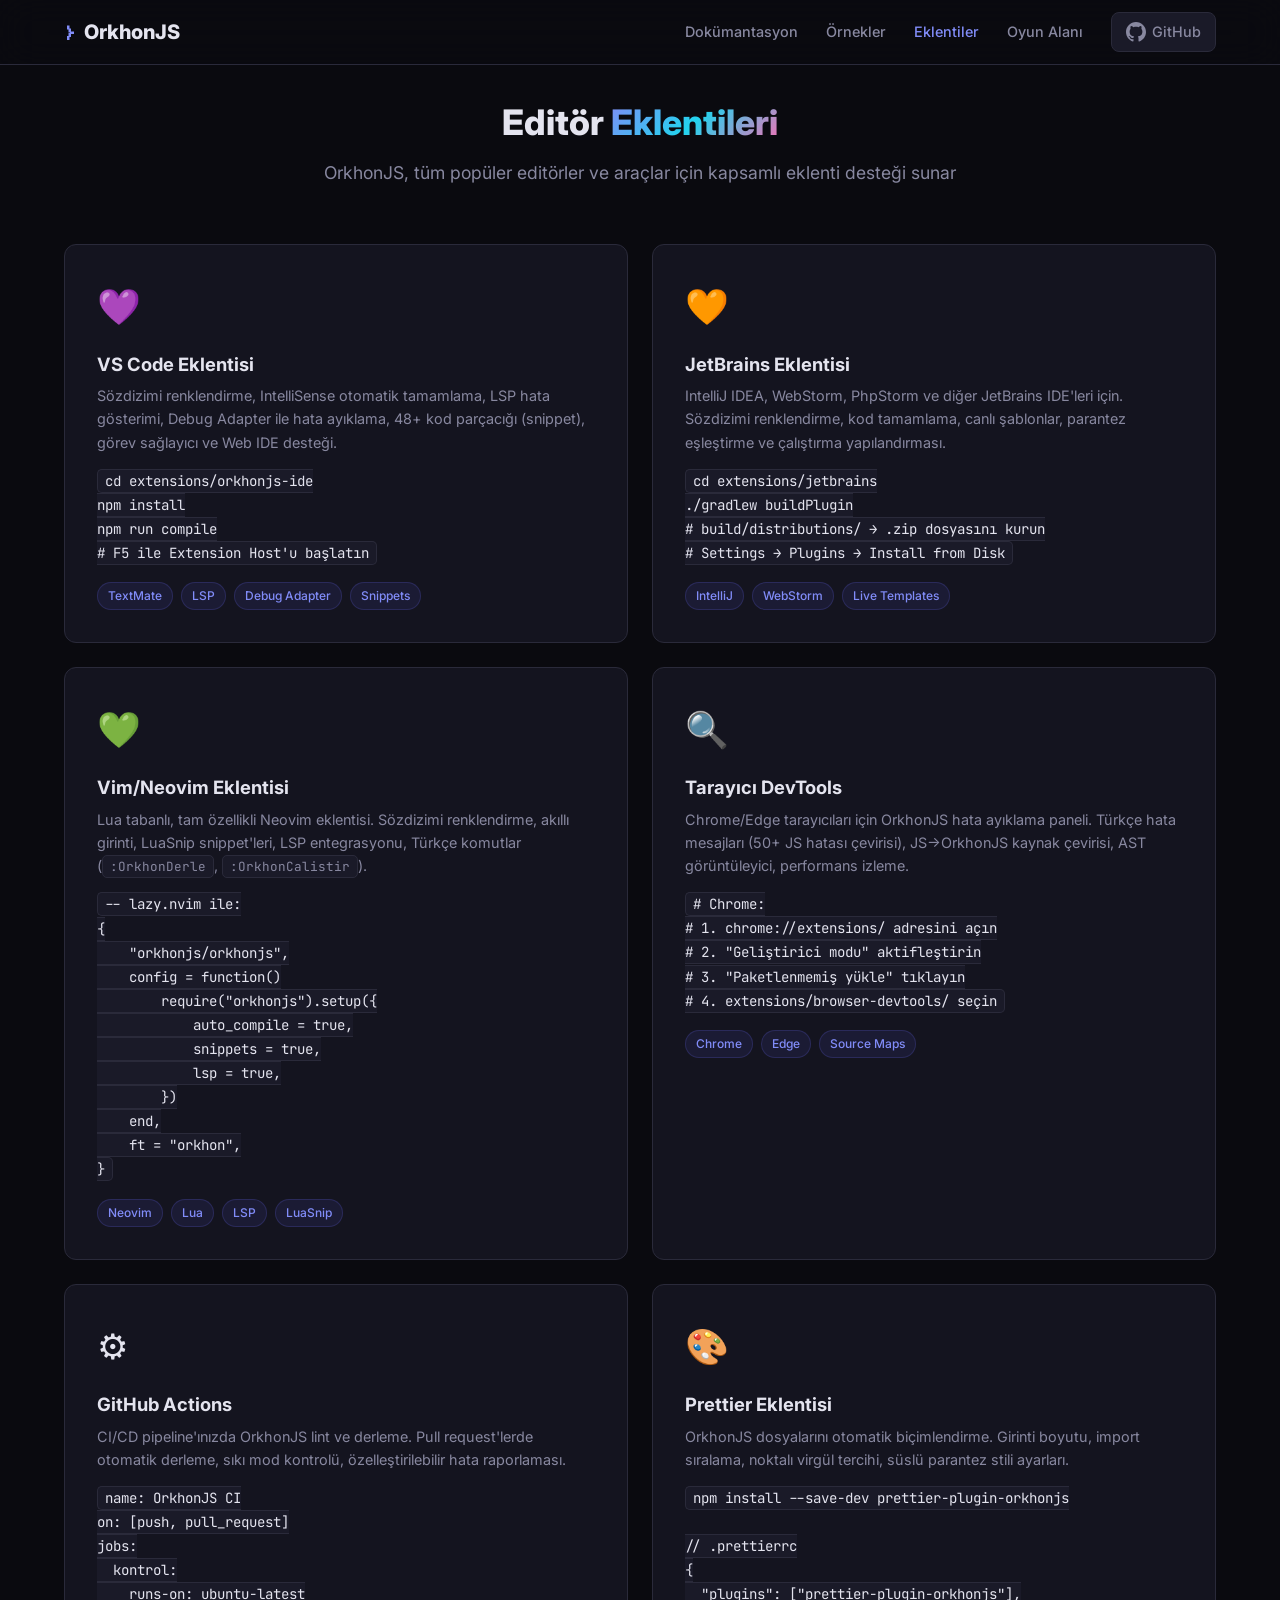
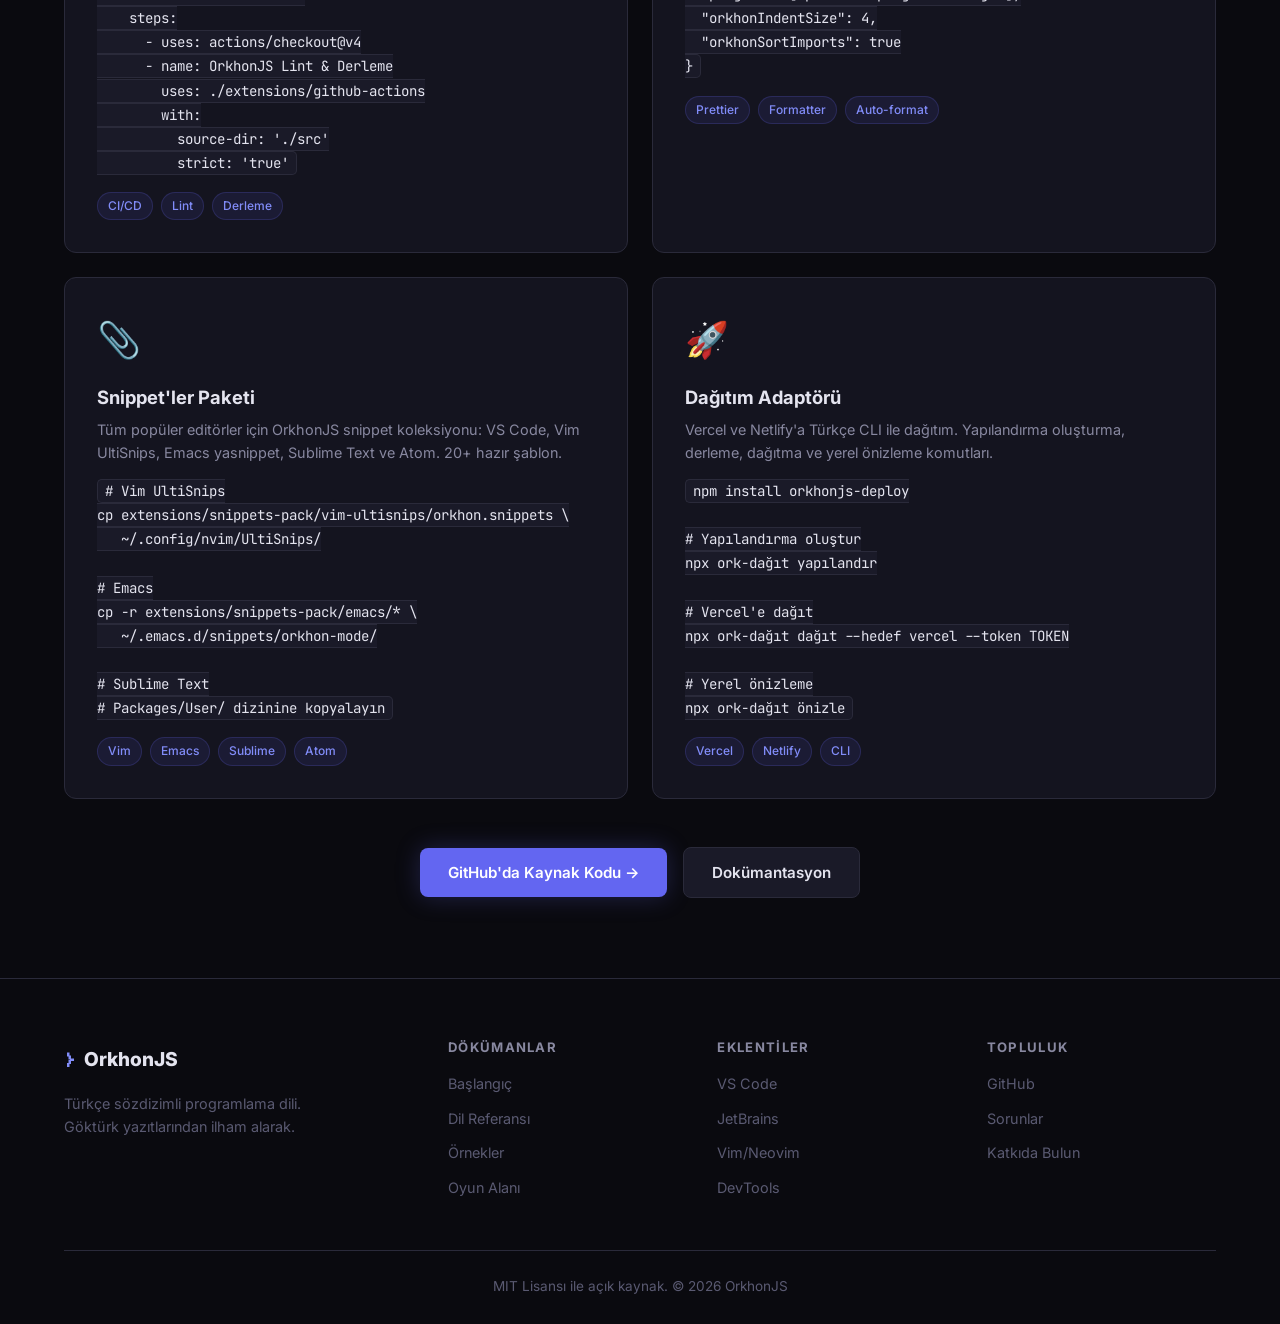
<file: eklentiler.html>
<!DOCTYPE html>
<html lang="tr">
<head>
    <meta charset="UTF-8">
    <meta name="viewport" content="width=device-width, initial-scale=1.0">
    <title>Eklentiler — OrkhonJS</title>
    <meta name="description" content="OrkhonJS editör eklentileri: VS Code, JetBrains, Vim/Neovim, DevTools, GitHub Actions, Prettier, Snippets ve Dağıtım Adaptörü.">
    <link rel="stylesheet" href="style.css">
    <link rel="preconnect" href="https://fonts.googleapis.com">
    <link href="https://fonts.googleapis.com/css2?family=Inter:wght@300;400;500;600;700;800;900&family=JetBrains+Mono:wght@400;500;600;700&display=swap" rel="stylesheet">
</head>
<body>
    <!-- NAV -->
    <nav class="nav">
        <div class="nav-inner">
            <a href="index.html" class="nav-logo"><span class="logo-icon">𐰆</span> OrkhonJS</a>
            <div class="nav-links">
                <a href="dokumantasyon.html">Dokümantasyon</a>
                <a href="ornekler.html">Örnekler</a>
                <a href="eklentiler.html" style="color:var(--accent-2)">Eklentiler</a>
                <a href="oyun-alani.html">Oyun Alanı</a>
                <a href="https://github.com/emircesur/orkhonjs" target="_blank" class="nav-github">
                    <svg width="20" height="20" viewBox="0 0 24 24" fill="currentColor"><path d="M12 0c-6.626 0-12 5.373-12 12 0 5.302 3.438 9.8 8.207 11.387.599.111.793-.261.793-.577v-2.234c-3.338.726-4.033-1.416-4.033-1.416-.546-1.387-1.333-1.756-1.333-1.756-1.089-.745.083-.729.083-.729 1.205.084 1.839 1.237 1.839 1.237 1.07 1.834 2.807 1.304 3.492.997.107-.775.418-1.305.762-1.604-2.665-.305-5.467-1.334-5.467-5.931 0-1.311.469-2.381 1.236-3.221-.124-.303-.535-1.524.117-3.176 0 0 1.008-.322 3.301 1.23.957-.266 1.983-.399 3.003-.404 1.02.005 2.047.138 3.006.404 2.291-1.552 3.297-1.23 3.297-1.23.653 1.653.242 2.874.118 3.176.77.84 1.235 1.911 1.235 3.221 0 4.609-2.807 5.624-5.479 5.921.43.372.823 1.102.823 2.222v3.293c0 .319.192.694.801.576 4.765-1.589 8.199-6.086 8.199-11.386 0-6.627-5.373-12-12-12z"/></svg>
                    GitHub
                </a>
            </div>
            <button class="nav-hamburger" onclick="document.querySelector('.nav-links').classList.toggle('open')" aria-label="Menü">
                <span></span><span></span><span></span>
            </button>
        </div>
    </nav>

    <!-- PLUGINS -->
    <section class="plugins-page">
        <div class="container">
            <div class="section-header">
                <h2>Editör <span class="gradient-text">Eklentileri</span></h2>
                <p>OrkhonJS, tüm popüler editörler ve araçlar için kapsamlı eklenti desteği sunar</p>
            </div>

            <div class="plugins-grid">
                <!-- 1: VS Code -->
                <div class="plugin-card">
                    <div class="plugin-card-icon">💜</div>
                    <h3>VS Code Eklentisi</h3>
                    <p>Sözdizimi renklendirme, IntelliSense otomatik tamamlama, LSP hata gösterimi, Debug Adapter ile hata ayıklama, 48+ kod parçacığı (snippet), görev sağlayıcı ve Web IDE desteği.</p>
                    <pre style="margin-bottom:16px;"><code>cd extensions/orkhonjs-ide
npm install
npm run compile
# F5 ile Extension Host'u başlatın</code></pre>
                    <div class="tag-list">
                        <span class="tag">TextMate</span>
                        <span class="tag">LSP</span>
                        <span class="tag">Debug Adapter</span>
                        <span class="tag">Snippets</span>
                    </div>
                </div>

                <!-- 2: JetBrains -->
                <div class="plugin-card">
                    <div class="plugin-card-icon">🧡</div>
                    <h3>JetBrains Eklentisi</h3>
                    <p>IntelliJ IDEA, WebStorm, PhpStorm ve diğer JetBrains IDE'leri için. Sözdizimi renklendirme, kod tamamlama, canlı şablonlar, parantez eşleştirme ve çalıştırma yapılandırması.</p>
                    <pre style="margin-bottom:16px;"><code>cd extensions/jetbrains
./gradlew buildPlugin
# build/distributions/ → .zip dosyasını kurun
# Settings → Plugins → Install from Disk</code></pre>
                    <div class="tag-list">
                        <span class="tag">IntelliJ</span>
                        <span class="tag">WebStorm</span>
                        <span class="tag">Live Templates</span>
                    </div>
                </div>

                <!-- 3: Vim/Neovim -->
                <div class="plugin-card">
                    <div class="plugin-card-icon">💚</div>
                    <h3>Vim/Neovim Eklentisi</h3>
                    <p>Lua tabanlı, tam özellikli Neovim eklentisi. Sözdizimi renklendirme, akıllı girinti, LuaSnip snippet'leri, LSP entegrasyonu, Türkçe komutlar (<code>:OrkhonDerle</code>, <code>:OrkhonCalistir</code>).</p>
                    <pre style="margin-bottom:16px;"><code>-- lazy.nvim ile:
{
    "orkhonjs/orkhonjs",
    config = function()
        require("orkhonjs").setup({
            auto_compile = true,
            snippets = true,
            lsp = true,
        })
    end,
    ft = "orkhon",
}</code></pre>
                    <div class="tag-list">
                        <span class="tag">Neovim</span>
                        <span class="tag">Lua</span>
                        <span class="tag">LSP</span>
                        <span class="tag">LuaSnip</span>
                    </div>
                </div>

                <!-- 4: Browser DevTools -->
                <div class="plugin-card">
                    <div class="plugin-card-icon">🔍</div>
                    <h3>Tarayıcı DevTools</h3>
                    <p>Chrome/Edge tarayıcıları için OrkhonJS hata ayıklama paneli. Türkçe hata mesajları (50+ JS hatası çevirisi), JS→OrkhonJS kaynak çevirisi, AST görüntüleyici, performans izleme.</p>
                    <pre style="margin-bottom:16px;"><code># Chrome:
# 1. chrome://extensions/ adresini açın
# 2. "Geliştirici modu" aktifleştirin
# 3. "Paketlenmemiş yükle" tıklayın
# 4. extensions/browser-devtools/ seçin</code></pre>
                    <div class="tag-list">
                        <span class="tag">Chrome</span>
                        <span class="tag">Edge</span>
                        <span class="tag">Source Maps</span>
                    </div>
                </div>

                <!-- 5: GitHub Actions -->
                <div class="plugin-card">
                    <div class="plugin-card-icon">⚙️</div>
                    <h3>GitHub Actions</h3>
                    <p>CI/CD pipeline'ınızda OrkhonJS lint ve derleme. Pull request'lerde otomatik derleme, sıkı mod kontrolü, özelleştirilebilir hata raporlaması.</p>
                    <pre style="margin-bottom:16px;"><code>name: OrkhonJS CI
on: [push, pull_request]
jobs:
  kontrol:
    runs-on: ubuntu-latest
    steps:
      - uses: actions/checkout@v4
      - name: OrkhonJS Lint & Derleme
        uses: ./extensions/github-actions
        with:
          source-dir: './src'
          strict: 'true'</code></pre>
                    <div class="tag-list">
                        <span class="tag">CI/CD</span>
                        <span class="tag">Lint</span>
                        <span class="tag">Derleme</span>
                    </div>
                </div>

                <!-- 6: Prettier -->
                <div class="plugin-card">
                    <div class="plugin-card-icon">🎨</div>
                    <h3>Prettier Eklentisi</h3>
                    <p>OrkhonJS dosyalarını otomatik biçimlendirme. Girinti boyutu, import sıralama, noktalı virgül tercihi, süslü parantez stili ayarları.</p>
                    <pre style="margin-bottom:16px;"><code>npm install --save-dev prettier-plugin-orkhonjs

// .prettierrc
{
  "plugins": ["prettier-plugin-orkhonjs"],
  "orkhonIndentSize": 4,
  "orkhonSortImports": true
}</code></pre>
                    <div class="tag-list">
                        <span class="tag">Prettier</span>
                        <span class="tag">Formatter</span>
                        <span class="tag">Auto-format</span>
                    </div>
                </div>

                <!-- 7: Snippets Pack -->
                <div class="plugin-card">
                    <div class="plugin-card-icon">📎</div>
                    <h3>Snippet'ler Paketi</h3>
                    <p>Tüm popüler editörler için OrkhonJS snippet koleksiyonu: VS Code, Vim UltiSnips, Emacs yasnippet, Sublime Text ve Atom. 20+ hazır şablon.</p>
                    <pre style="margin-bottom:16px;"><code># Vim UltiSnips
cp extensions/snippets-pack/vim-ultisnips/orkhon.snippets \
   ~/.config/nvim/UltiSnips/

# Emacs
cp -r extensions/snippets-pack/emacs/* \
   ~/.emacs.d/snippets/orkhon-mode/

# Sublime Text
# Packages/User/ dizinine kopyalayın</code></pre>
                    <div class="tag-list">
                        <span class="tag">Vim</span>
                        <span class="tag">Emacs</span>
                        <span class="tag">Sublime</span>
                        <span class="tag">Atom</span>
                    </div>
                </div>

                <!-- 8: Deploy Adapter -->
                <div class="plugin-card">
                    <div class="plugin-card-icon">🚀</div>
                    <h3>Dağıtım Adaptörü</h3>
                    <p>Vercel ve Netlify'a Türkçe CLI ile dağıtım. Yapılandırma oluşturma, derleme, dağıtma ve yerel önizleme komutları.</p>
                    <pre style="margin-bottom:16px;"><code>npm install orkhonjs-deploy

# Yapılandırma oluştur
npx ork-dağıt yapılandır

# Vercel'e dağıt
npx ork-dağıt dağıt --hedef vercel --token TOKEN

# Yerel önizleme
npx ork-dağıt önizle</code></pre>
                    <div class="tag-list">
                        <span class="tag">Vercel</span>
                        <span class="tag">Netlify</span>
                        <span class="tag">CLI</span>
                    </div>
                </div>
            </div>

            <div style="text-align:center; margin-top:48px;">
                <a href="https://github.com/emircesur/orkhonjs/tree/main/extensions" target="_blank" class="btn btn-primary">GitHub'da Kaynak Kodu →</a>
                <a href="dokumantasyon.html" class="btn btn-secondary" style="margin-left:12px;">Dokümantasyon</a>
            </div>
        </div>
    </section>

    <!-- FOOTER -->
    <footer class="footer">
        <div class="container">
            <div class="footer-grid">
                <div class="footer-brand">
                    <div class="footer-logo"><span class="logo-icon">𐰆</span> OrkhonJS</div>
                    <p>Türkçe sözdizimli programlama dili.<br>Göktürk yazıtlarından ilham alarak.</p>
                </div>
                <div class="footer-col">
                    <h4>Dökümanlar</h4>
                    <a href="dokumantasyon.html">Başlangıç</a>
                    <a href="dokumantasyon.html#referans">Dil Referansı</a>
                    <a href="ornekler.html">Örnekler</a>
                    <a href="oyun-alani.html">Oyun Alanı</a>
                </div>
                <div class="footer-col">
                    <h4>Eklentiler</h4>
                    <a href="eklentiler.html">VS Code</a>
                    <a href="eklentiler.html">JetBrains</a>
                    <a href="eklentiler.html">Vim/Neovim</a>
                    <a href="eklentiler.html">DevTools</a>
                </div>
                <div class="footer-col">
                    <h4>Topluluk</h4>
                    <a href="https://github.com/emircesur/orkhonjs" target="_blank">GitHub</a>
                    <a href="https://github.com/emircesur/orkhonjs/issues" target="_blank">Sorunlar</a>
                    <a href="https://github.com/emircesur/orkhonjs/pulls" target="_blank">Katkıda Bulun</a>
                </div>
            </div>
            <div class="footer-bottom">
                <p>MIT Lisansı ile açık kaynak. © 2026 OrkhonJS</p>
            </div>
        </div>
    </footer>
</body>
</html>
</file>
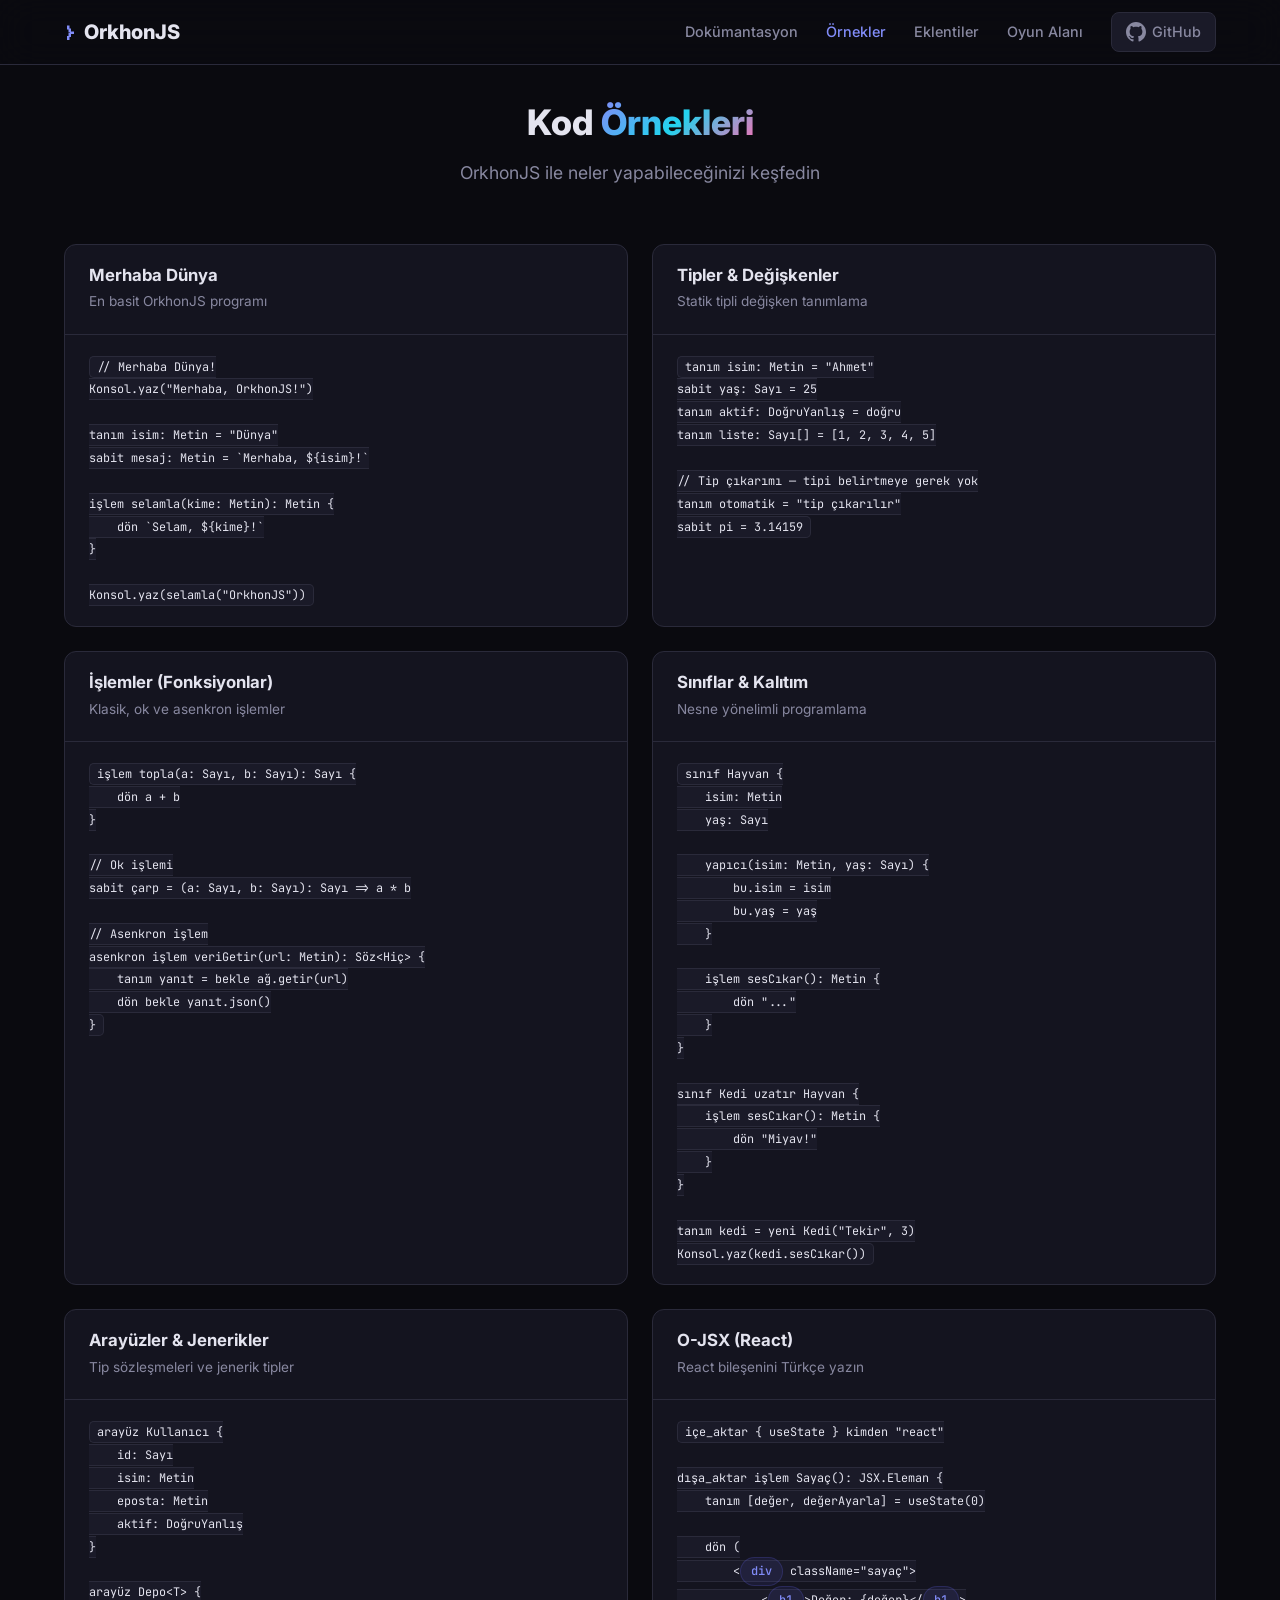
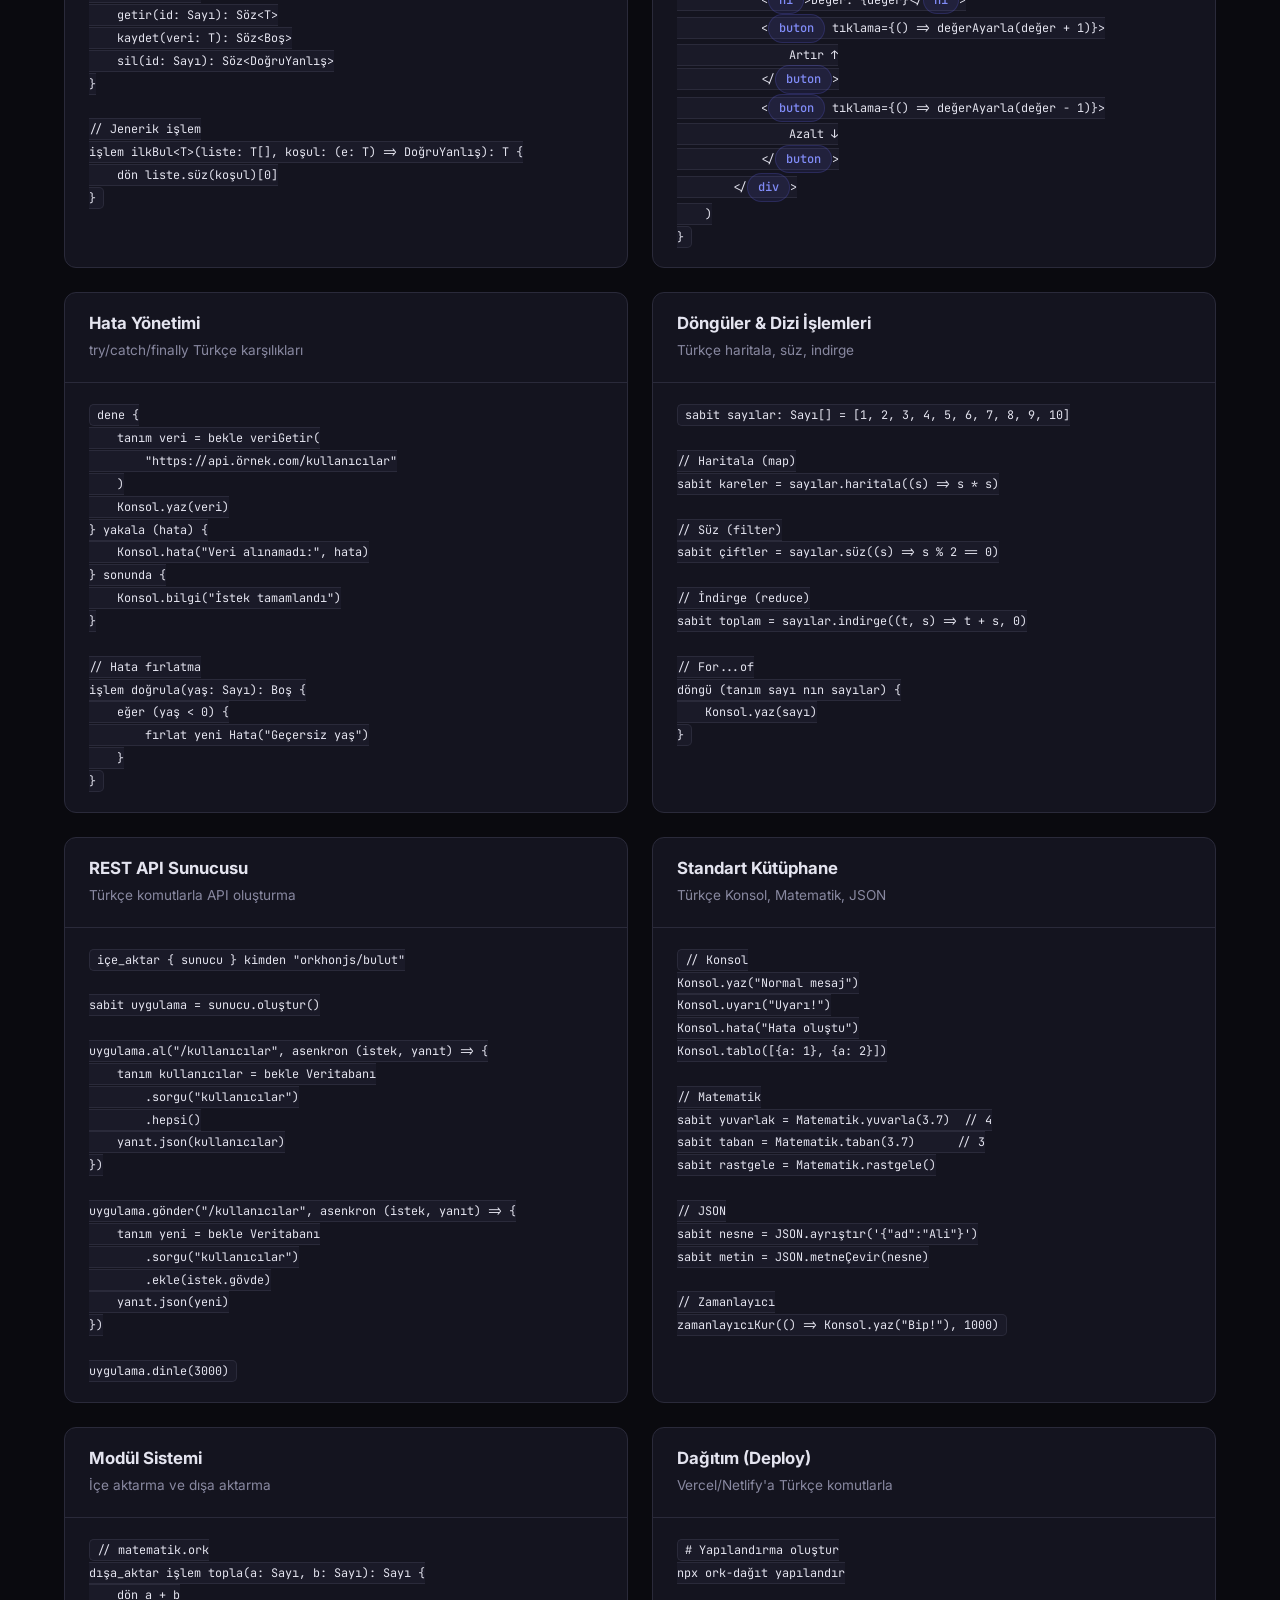
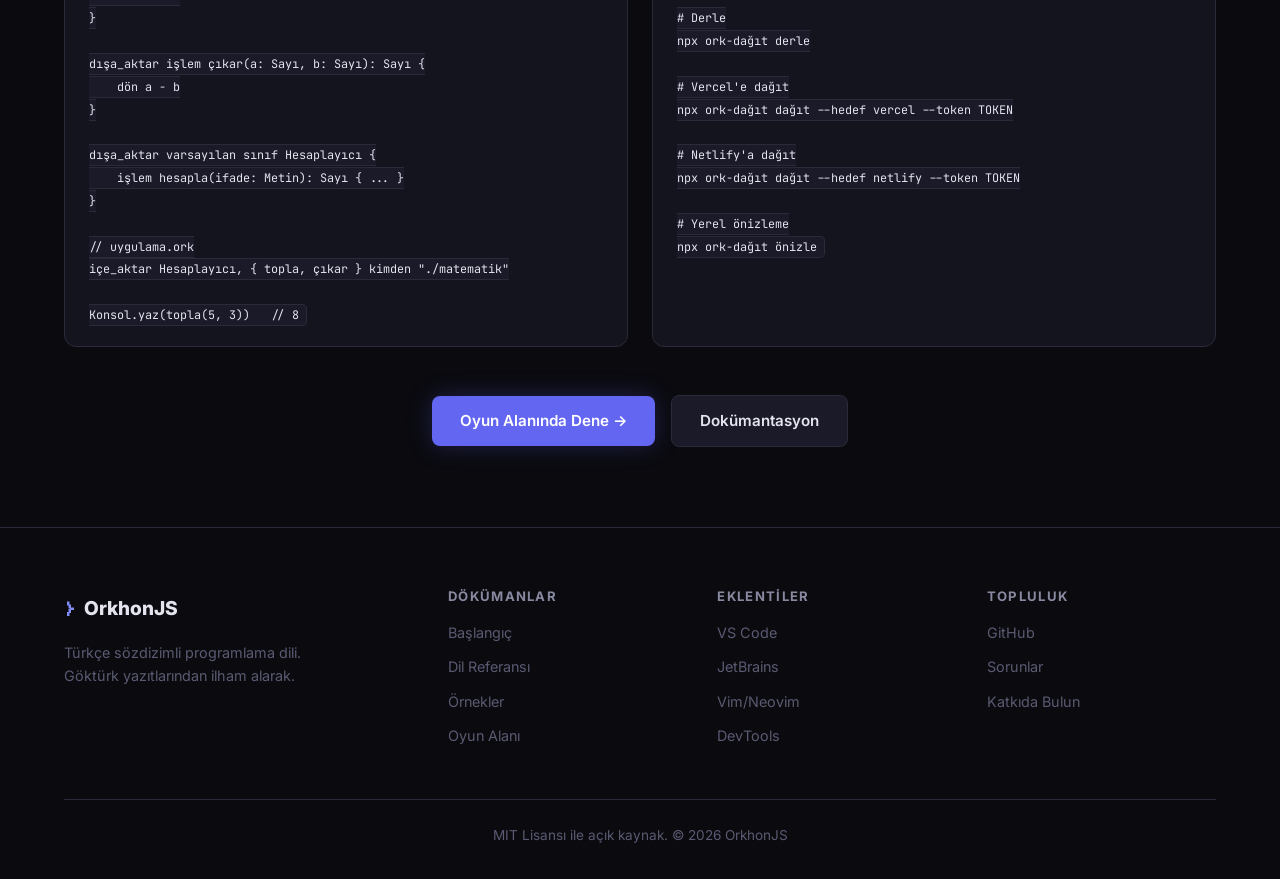
<file: ornekler.html>
<!DOCTYPE html>
<html lang="tr">
<head>
    <meta charset="UTF-8">
    <meta name="viewport" content="width=device-width, initial-scale=1.0">
    <title>Örnekler — OrkhonJS</title>
    <meta name="description" content="OrkhonJS ile yazılmış kod örnekleri: değişkenler, işlemler, sınıflar, O-JSX, API, hata yönetimi ve daha fazlası.">
    <link rel="stylesheet" href="style.css">
    <link rel="preconnect" href="https://fonts.googleapis.com">
    <link href="https://fonts.googleapis.com/css2?family=Inter:wght@300;400;500;600;700;800;900&family=JetBrains+Mono:wght@400;500;600;700&display=swap" rel="stylesheet">
</head>
<body>
    <!-- NAV -->
    <nav class="nav">
        <div class="nav-inner">
            <a href="index.html" class="nav-logo"><span class="logo-icon">𐰆</span> OrkhonJS</a>
            <div class="nav-links">
                <a href="dokumantasyon.html">Dokümantasyon</a>
                <a href="ornekler.html" style="color:var(--accent-2)">Örnekler</a>
                <a href="eklentiler.html">Eklentiler</a>
                <a href="oyun-alani.html">Oyun Alanı</a>
                <a href="https://github.com/emircesur/orkhonjs" target="_blank" class="nav-github">
                    <svg width="20" height="20" viewBox="0 0 24 24" fill="currentColor"><path d="M12 0c-6.626 0-12 5.373-12 12 0 5.302 3.438 9.8 8.207 11.387.599.111.793-.261.793-.577v-2.234c-3.338.726-4.033-1.416-4.033-1.416-.546-1.387-1.333-1.756-1.333-1.756-1.089-.745.083-.729.083-.729 1.205.084 1.839 1.237 1.839 1.237 1.07 1.834 2.807 1.304 3.492.997.107-.775.418-1.305.762-1.604-2.665-.305-5.467-1.334-5.467-5.931 0-1.311.469-2.381 1.236-3.221-.124-.303-.535-1.524.117-3.176 0 0 1.008-.322 3.301 1.23.957-.266 1.983-.399 3.003-.404 1.02.005 2.047.138 3.006.404 2.291-1.552 3.297-1.23 3.297-1.23.653 1.653.242 2.874.118 3.176.77.84 1.235 1.911 1.235 3.221 0 4.609-2.807 5.624-5.479 5.921.43.372.823 1.102.823 2.222v3.293c0 .319.192.694.801.576 4.765-1.589 8.199-6.086 8.199-11.386 0-6.627-5.373-12-12-12z"/></svg>
                    GitHub
                </a>
            </div>
            <button class="nav-hamburger" onclick="document.querySelector('.nav-links').classList.toggle('open')" aria-label="Menü">
                <span></span><span></span><span></span>
            </button>
        </div>
    </nav>

    <!-- EXAMPLES -->
    <section class="examples-page">
        <div class="container">
            <div class="section-header">
                <h2>Kod <span class="gradient-text">Örnekleri</span></h2>
                <p>OrkhonJS ile neler yapabileceğinizi keşfedin</p>
            </div>

            <div class="examples-grid">
                <!-- 1: Merhaba Dünya -->
                <div class="example-card">
                    <div class="example-card-header">
                        <h3>Merhaba Dünya</h3>
                        <p>En basit OrkhonJS programı</p>
                    </div>
                    <pre><code><span class="comment">// Merhaba Dünya!</span>
Konsol.yaz(<span class="str">"Merhaba, OrkhonJS!"</span>)

<span class="kw">tanım</span> isim: Metin = <span class="str">"Dünya"</span>
<span class="kw">sabit</span> mesaj: Metin = `Merhaba, ${isim}!`

<span class="kw">işlem</span> <span class="fn">selamla</span>(kime: Metin): Metin {
    <span class="kw">dön</span> `Selam, ${kime}!`
}

Konsol.yaz(selamla(<span class="str">"OrkhonJS"</span>))</code></pre>
                </div>

                <!-- 2: Tip & Değişkenler -->
                <div class="example-card">
                    <div class="example-card-header">
                        <h3>Tipler & Değişkenler</h3>
                        <p>Statik tipli değişken tanımlama</p>
                    </div>
                    <pre><code><span class="kw">tanım</span> isim: Metin = <span class="str">"Ahmet"</span>
<span class="kw">sabit</span> yaş: Sayı = <span class="num">25</span>
<span class="kw">tanım</span> aktif: DoğruYanlış = <span class="kw">doğru</span>
<span class="kw">tanım</span> liste: Sayı[] = [<span class="num">1</span>, <span class="num">2</span>, <span class="num">3</span>, <span class="num">4</span>, <span class="num">5</span>]

<span class="comment">// Tip çıkarımı — tipi belirtmeye gerek yok</span>
<span class="kw">tanım</span> otomatik = <span class="str">"tip çıkarılır"</span>
<span class="kw">sabit</span> pi = <span class="num">3.14159</span></code></pre>
                </div>

                <!-- 3: İşlemler -->
                <div class="example-card">
                    <div class="example-card-header">
                        <h3>İşlemler (Fonksiyonlar)</h3>
                        <p>Klasik, ok ve asenkron işlemler</p>
                    </div>
                    <pre><code><span class="kw">işlem</span> <span class="fn">topla</span>(a: Sayı, b: Sayı): Sayı {
    <span class="kw">dön</span> a + b
}

<span class="comment">// Ok işlemi</span>
<span class="kw">sabit</span> çarp = (a: Sayı, b: Sayı): Sayı =&gt; a * b

<span class="comment">// Asenkron işlem</span>
<span class="kw">asenkron</span> <span class="kw">işlem</span> <span class="fn">veriGetir</span>(url: Metin): Söz&lt;Hiç&gt; {
    <span class="kw">tanım</span> yanıt = <span class="kw">bekle</span> ağ.getir(url)
    <span class="kw">dön</span> <span class="kw">bekle</span> yanıt.json()
}</code></pre>
                </div>

                <!-- 4: Sınıflar & Kalıtım -->
                <div class="example-card">
                    <div class="example-card-header">
                        <h3>Sınıflar & Kalıtım</h3>
                        <p>Nesne yönelimli programlama</p>
                    </div>
                    <pre><code><span class="kw">sınıf</span> <span class="fn">Hayvan</span> {
    isim: Metin
    yaş: Sayı

    <span class="kw">yapıcı</span>(isim: Metin, yaş: Sayı) {
        <span class="kw">bu</span>.isim = isim
        <span class="kw">bu</span>.yaş = yaş
    }

    <span class="kw">işlem</span> <span class="fn">sesCıkar</span>(): Metin {
        <span class="kw">dön</span> <span class="str">"..."</span>
    }
}

<span class="kw">sınıf</span> <span class="fn">Kedi</span> <span class="kw">uzatır</span> Hayvan {
    <span class="kw">işlem</span> <span class="fn">sesCıkar</span>(): Metin {
        <span class="kw">dön</span> <span class="str">"Miyav!"</span>
    }
}

<span class="kw">tanım</span> kedi = <span class="kw">yeni</span> Kedi(<span class="str">"Tekir"</span>, <span class="num">3</span>)
Konsol.yaz(kedi.sesCıkar())</code></pre>
                </div>

                <!-- 5: Arayüzler & Jenerikler -->
                <div class="example-card">
                    <div class="example-card-header">
                        <h3>Arayüzler & Jenerikler</h3>
                        <p>Tip sözleşmeleri ve jenerik tipler</p>
                    </div>
                    <pre><code><span class="kw">arayüz</span> <span class="fn">Kullanıcı</span> {
    id: Sayı
    isim: Metin
    eposta: Metin
    aktif: DoğruYanlış
}

<span class="kw">arayüz</span> <span class="fn">Depo</span>&lt;T&gt; {
    getir(id: Sayı): Söz&lt;T&gt;
    kaydet(veri: T): Söz&lt;Boş&gt;
    sil(id: Sayı): Söz&lt;DoğruYanlış&gt;
}

<span class="comment">// Jenerik işlem</span>
<span class="kw">işlem</span> <span class="fn">ilkBul</span>&lt;T&gt;(liste: T[], koşul: (e: T) =&gt; DoğruYanlış): T {
    <span class="kw">dön</span> liste.süz(koşul)[<span class="num">0</span>]
}</code></pre>
                </div>

                <!-- 6: O-JSX React -->
                <div class="example-card">
                    <div class="example-card-header">
                        <h3>O-JSX (React)</h3>
                        <p>React bileşenini Türkçe yazın</p>
                    </div>
                    <pre><code><span class="kw">içe_aktar</span> { useState } <span class="kw">kimden</span> <span class="str">"react"</span>

<span class="kw">dışa_aktar</span> <span class="kw">işlem</span> <span class="fn">Sayaç</span>(): JSX.Eleman {
    <span class="kw">tanım</span> [değer, değerAyarla] = useState(<span class="num">0</span>)

    <span class="kw">dön</span> (
        &lt;<span class="tag">div</span> className=<span class="str">"sayaç"</span>&gt;
            &lt;<span class="tag">h1</span>&gt;Değer: {değer}&lt;/<span class="tag">h1</span>&gt;
            &lt;<span class="tag">buton</span> tıklama={() =&gt; değerAyarla(değer + <span class="num">1</span>)}&gt;
                Artır ↑
            &lt;/<span class="tag">buton</span>&gt;
            &lt;<span class="tag">buton</span> tıklama={() =&gt; değerAyarla(değer - <span class="num">1</span>)}&gt;
                Azalt ↓
            &lt;/<span class="tag">buton</span>&gt;
        &lt;/<span class="tag">div</span>&gt;
    )
}</code></pre>
                </div>

                <!-- 7: Hata Yönetimi -->
                <div class="example-card">
                    <div class="example-card-header">
                        <h3>Hata Yönetimi</h3>
                        <p>try/catch/finally Türkçe karşılıkları</p>
                    </div>
                    <pre><code><span class="kw">dene</span> {
    <span class="kw">tanım</span> veri = <span class="kw">bekle</span> veriGetir(
        <span class="str">"https://api.örnek.com/kullanıcılar"</span>
    )
    Konsol.yaz(veri)
} <span class="kw">yakala</span> (hata) {
    Konsol.hata(<span class="str">"Veri alınamadı:"</span>, hata)
} <span class="kw">sonunda</span> {
    Konsol.bilgi(<span class="str">"İstek tamamlandı"</span>)
}

<span class="comment">// Hata fırlatma</span>
<span class="kw">işlem</span> <span class="fn">doğrula</span>(yaş: Sayı): Boş {
    <span class="kw">eğer</span> (yaş &lt; <span class="num">0</span>) {
        <span class="kw">fırlat</span> <span class="kw">yeni</span> Hata(<span class="str">"Geçersiz yaş"</span>)
    }
}</code></pre>
                </div>

                <!-- 8: Dizi İşlemleri -->
                <div class="example-card">
                    <div class="example-card-header">
                        <h3>Döngüler & Dizi İşlemleri</h3>
                        <p>Türkçe haritala, süz, indirge</p>
                    </div>
                    <pre><code><span class="kw">sabit</span> sayılar: Sayı[] = [<span class="num">1</span>, <span class="num">2</span>, <span class="num">3</span>, <span class="num">4</span>, <span class="num">5</span>, <span class="num">6</span>, <span class="num">7</span>, <span class="num">8</span>, <span class="num">9</span>, <span class="num">10</span>]

<span class="comment">// Haritala (map)</span>
<span class="kw">sabit</span> kareler = sayılar.haritala((s) =&gt; s * s)

<span class="comment">// Süz (filter)</span>
<span class="kw">sabit</span> çiftler = sayılar.süz((s) =&gt; s % <span class="num">2</span> == <span class="num">0</span>)

<span class="comment">// İndirge (reduce)</span>
<span class="kw">sabit</span> toplam = sayılar.indirge((t, s) =&gt; t + s, <span class="num">0</span>)

<span class="comment">// For...of</span>
<span class="kw">döngü</span> (<span class="kw">tanım</span> sayı <span class="kw">nın</span> sayılar) {
    Konsol.yaz(sayı)
}</code></pre>
                </div>

                <!-- 9: REST API -->
                <div class="example-card">
                    <div class="example-card-header">
                        <h3>REST API Sunucusu</h3>
                        <p>Türkçe komutlarla API oluşturma</p>
                    </div>
                    <pre><code><span class="kw">içe_aktar</span> { sunucu } <span class="kw">kimden</span> <span class="str">"orkhonjs/bulut"</span>

<span class="kw">sabit</span> uygulama = sunucu.oluştur()

uygulama.al(<span class="str">"/kullanıcılar"</span>, <span class="kw">asenkron</span> (istek, yanıt) =&gt; {
    <span class="kw">tanım</span> kullanıcılar = <span class="kw">bekle</span> Veritabanı
        .sorgu(<span class="str">"kullanıcılar"</span>)
        .hepsi()
    yanıt.json(kullanıcılar)
})

uygulama.gönder(<span class="str">"/kullanıcılar"</span>, <span class="kw">asenkron</span> (istek, yanıt) =&gt; {
    <span class="kw">tanım</span> yeni = <span class="kw">bekle</span> Veritabanı
        .sorgu(<span class="str">"kullanıcılar"</span>)
        .ekle(istek.gövde)
    yanıt.json(yeni)
})

uygulama.dinle(<span class="num">3000</span>)</code></pre>
                </div>

                <!-- 10: Standart Kütüphane -->
                <div class="example-card">
                    <div class="example-card-header">
                        <h3>Standart Kütüphane</h3>
                        <p>Türkçe Konsol, Matematik, JSON</p>
                    </div>
                    <pre><code><span class="comment">// Konsol</span>
Konsol.yaz(<span class="str">"Normal mesaj"</span>)
Konsol.uyarı(<span class="str">"Uyarı!"</span>)
Konsol.hata(<span class="str">"Hata oluştu"</span>)
Konsol.tablo([{a: <span class="num">1</span>}, {a: <span class="num">2</span>}])

<span class="comment">// Matematik</span>
<span class="kw">sabit</span> yuvarlak = Matematik.yuvarla(<span class="num">3.7</span>)  <span class="comment">// 4</span>
<span class="kw">sabit</span> taban = Matematik.taban(<span class="num">3.7</span>)      <span class="comment">// 3</span>
<span class="kw">sabit</span> rastgele = Matematik.rastgele()

<span class="comment">// JSON</span>
<span class="kw">sabit</span> nesne = JSON.ayrıştır(<span class="str">'{"ad":"Ali"}'</span>)
<span class="kw">sabit</span> metin = JSON.metneÇevir(nesne)

<span class="comment">// Zamanlayıcı</span>
zamanlayıcıKur(() =&gt; Konsol.yaz(<span class="str">"Bip!"</span>), <span class="num">1000</span>)</code></pre>
                </div>

                <!-- 11: Modüller -->
                <div class="example-card">
                    <div class="example-card-header">
                        <h3>Modül Sistemi</h3>
                        <p>İçe aktarma ve dışa aktarma</p>
                    </div>
                    <pre><code><span class="comment">// matematik.ork</span>
<span class="kw">dışa_aktar</span> <span class="kw">işlem</span> <span class="fn">topla</span>(a: Sayı, b: Sayı): Sayı {
    <span class="kw">dön</span> a + b
}

<span class="kw">dışa_aktar</span> <span class="kw">işlem</span> <span class="fn">çıkar</span>(a: Sayı, b: Sayı): Sayı {
    <span class="kw">dön</span> a - b
}

<span class="kw">dışa_aktar</span> <span class="kw">varsayılan</span> <span class="kw">sınıf</span> <span class="fn">Hesaplayıcı</span> {
    <span class="kw">işlem</span> <span class="fn">hesapla</span>(ifade: Metin): Sayı { ... }
}

<span class="comment">// uygulama.ork</span>
<span class="kw">içe_aktar</span> Hesaplayıcı, { topla, çıkar } <span class="kw">kimden</span> <span class="str">"./matematik"</span>

Konsol.yaz(topla(<span class="num">5</span>, <span class="num">3</span>))   <span class="comment">// 8</span></code></pre>
                </div>

                <!-- 12: Dağıtım -->
                <div class="example-card">
                    <div class="example-card-header">
                        <h3>Dağıtım (Deploy)</h3>
                        <p>Vercel/Netlify'a Türkçe komutlarla</p>
                    </div>
                    <pre><code><span class="comment"># Yapılandırma oluştur</span>
npx ork-dağıt yapılandır

<span class="comment"># Derle</span>
npx ork-dağıt derle

<span class="comment"># Vercel'e dağıt</span>
npx ork-dağıt dağıt --hedef vercel --token TOKEN

<span class="comment"># Netlify'a dağıt</span>
npx ork-dağıt dağıt --hedef netlify --token TOKEN

<span class="comment"># Yerel önizleme</span>
npx ork-dağıt önizle</code></pre>
                </div>
            </div>

            <div style="text-align:center; margin-top:48px;">
                <a href="oyun-alani.html" class="btn btn-primary">Oyun Alanında Dene →</a>
                <a href="dokumantasyon.html" class="btn btn-secondary" style="margin-left:12px;">Dokümantasyon</a>
            </div>
        </div>
    </section>

    <!-- FOOTER -->
    <footer class="footer">
        <div class="container">
            <div class="footer-grid">
                <div class="footer-brand">
                    <div class="footer-logo"><span class="logo-icon">𐰆</span> OrkhonJS</div>
                    <p>Türkçe sözdizimli programlama dili.<br>Göktürk yazıtlarından ilham alarak.</p>
                </div>
                <div class="footer-col">
                    <h4>Dökümanlar</h4>
                    <a href="dokumantasyon.html">Başlangıç</a>
                    <a href="dokumantasyon.html#referans">Dil Referansı</a>
                    <a href="ornekler.html">Örnekler</a>
                    <a href="oyun-alani.html">Oyun Alanı</a>
                </div>
                <div class="footer-col">
                    <h4>Eklentiler</h4>
                    <a href="eklentiler.html">VS Code</a>
                    <a href="eklentiler.html">JetBrains</a>
                    <a href="eklentiler.html">Vim/Neovim</a>
                    <a href="eklentiler.html">DevTools</a>
                </div>
                <div class="footer-col">
                    <h4>Topluluk</h4>
                    <a href="https://github.com/emircesur/orkhonjs" target="_blank">GitHub</a>
                    <a href="https://github.com/emircesur/orkhonjs/issues" target="_blank">Sorunlar</a>
                    <a href="https://github.com/emircesur/orkhonjs/pulls" target="_blank">Katkıda Bulun</a>
                </div>
            </div>
            <div class="footer-bottom">
                <p>MIT Lisansı ile açık kaynak. © 2026 OrkhonJS</p>
            </div>
        </div>
    </footer>
</body>
</html>
</file>
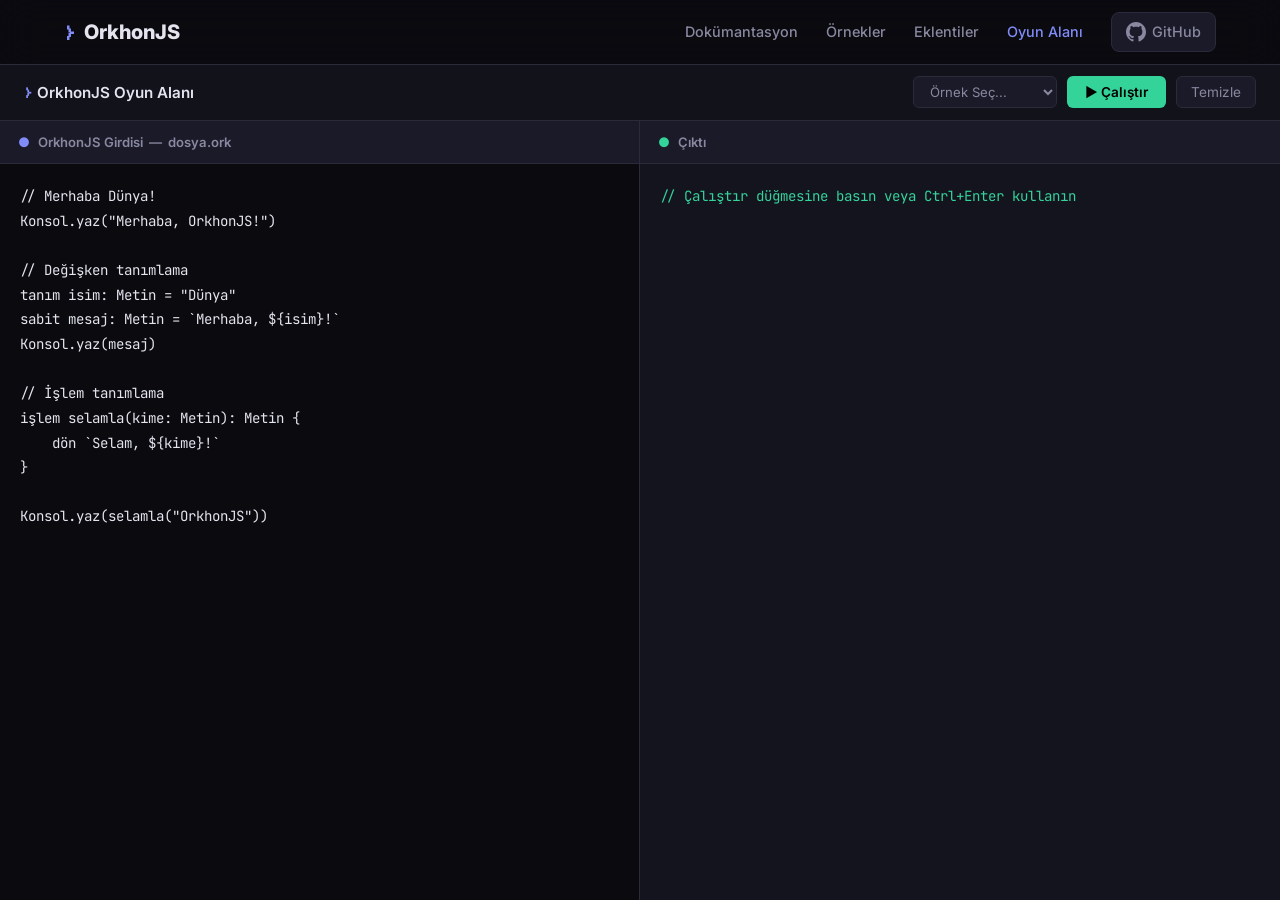
<file: oyun-alani.html>
<!DOCTYPE html>
<html lang="tr">
<head>
    <meta charset="UTF-8">
    <meta name="viewport" content="width=device-width, initial-scale=1.0">
    <title>Oyun Alanı — OrkhonJS</title>
    <meta name="description" content="OrkhonJS kodlarını tarayıcıda yazın ve çıktısını anında görün.">
    <link rel="stylesheet" href="style.css">
    <link rel="preconnect" href="https://fonts.googleapis.com">
    <link href="https://fonts.googleapis.com/css2?family=Inter:wght@300;400;500;600;700;800;900&family=JetBrains+Mono:wght@400;500;600;700&display=swap" rel="stylesheet">
</head>
<body>
    <!-- NAV -->
    <nav class="nav">
        <div class="nav-inner">
            <a href="index.html" class="nav-logo"><span class="logo-icon">𐰆</span> OrkhonJS</a>
            <div class="nav-links">
                <a href="dokumantasyon.html">Dokümantasyon</a>
                <a href="ornekler.html">Örnekler</a>
                <a href="eklentiler.html">Eklentiler</a>
                <a href="oyun-alani.html" style="color:var(--accent-2)">Oyun Alanı</a>
                <a href="https://github.com/emircesur/orkhonjs" target="_blank" class="nav-github">
                    <svg width="20" height="20" viewBox="0 0 24 24" fill="currentColor"><path d="M12 0c-6.626 0-12 5.373-12 12 0 5.302 3.438 9.8 8.207 11.387.599.111.793-.261.793-.577v-2.234c-3.338.726-4.033-1.416-4.033-1.416-.546-1.387-1.333-1.756-1.333-1.756-1.089-.745.083-.729.083-.729 1.205.084 1.839 1.237 1.839 1.237 1.07 1.834 2.807 1.304 3.492.997.107-.775.418-1.305.762-1.604-2.665-.305-5.467-1.334-5.467-5.931 0-1.311.469-2.381 1.236-3.221-.124-.303-.535-1.524.117-3.176 0 0 1.008-.322 3.301 1.23.957-.266 1.983-.399 3.003-.404 1.02.005 2.047.138 3.006.404 2.291-1.552 3.297-1.23 3.297-1.23.653 1.653.242 2.874.118 3.176.77.84 1.235 1.911 1.235 3.221 0 4.609-2.807 5.624-5.479 5.921.43.372.823 1.102.823 2.222v3.293c0 .319.192.694.801.576 4.765-1.589 8.199-6.086 8.199-11.386 0-6.627-5.373-12-12-12z"/></svg>
                    GitHub
                </a>
            </div>
            <button class="nav-hamburger" onclick="document.querySelector('.nav-links').classList.toggle('open')" aria-label="Menü">
                <span></span><span></span><span></span>
            </button>
        </div>
    </nav>

    <!-- PLAYGROUND -->
    <div class="playground-page">
        <div class="playground-header">
            <h3><span class="logo-icon" style="font-size:1.1rem;">𐰆</span> OrkhonJS Oyun Alanı</h3>
            <div class="playground-actions">
                <select id="examples-select" onchange="loadExample(this.value)" style="background:var(--bg-3);border:1px solid var(--border);color:var(--text-dim);padding:6px 12px;border-radius:6px;font-family:var(--font);font-size:0.82rem;cursor:pointer;">
                    <option value="">Örnek Seç...</option>
                    <option value="merhaba">Merhaba Dünya</option>
                    <option value="degiskenler">Değişkenler</option>
                    <option value="islemler">İşlemler</option>
                    <option value="siniflar">Sınıflar</option>
                    <option value="diziler">Dizi İşlemleri</option>
                    <option value="jsx">O-JSX</option>
                </select>
                <button class="btn-run" onclick="runCode()">▶ Çalıştır</button>
                <button class="btn-clear" onclick="clearOutput()">Temizle</button>
            </div>
        </div>
        <div class="playground-body">
            <div class="playground-panel">
                <div class="playground-panel-header">
                    <span style="color:var(--accent-2);">●</span> OrkhonJS Girdisi &nbsp;—&nbsp; dosya.ork
                </div>
                <textarea class="playground-editor" id="editor" spellcheck="false">// Merhaba Dünya!
Konsol.yaz("Merhaba, OrkhonJS!")

// Değişken tanımlama
tanım isim: Metin = "Dünya"
sabit mesaj: Metin = `Merhaba, ${isim}!`
Konsol.yaz(mesaj)

// İşlem tanımlama
işlem selamla(kime: Metin): Metin {
    dön `Selam, ${kime}!`
}

Konsol.yaz(selamla("OrkhonJS"))
</textarea>
            </div>
            <div class="playground-panel">
                <div class="playground-panel-header">
                    <span style="color:var(--green);">●</span> Çıktı
                </div>
                <pre class="playground-output" id="output">// Çalıştır düğmesine basın veya Ctrl+Enter kullanın
</pre>
            </div>
        </div>
    </div>

    <script>
    // ===== OrkhonJS -> JavaScript Transpiler (Client-side demo) =====
    const KEYWORDS = {
        'tanım': 'let', 'sabit': 'const', 'değişken': 'var',
        'işlem': 'function', 'dön': 'return',
        'eğer': 'if', 'değilse': 'else if', 'yoksa': 'else',
        'döngü': 'for', 'iken': 'while',
        'durum': 'switch', 'seçenek': 'case', 'kır': 'break', 'devam': 'continue',
        'sınıf': 'class', 'uzatır': 'extends', 'uygular': 'implements',
        'yapıcı': 'constructor', 'yeni': 'new', 'bu': 'this',
        'arayüz': 'interface', 'tip': 'type',
        'asenkron': 'async', 'bekle': 'await',
        'içe_aktar': 'import', 'dışa_aktar': 'export', 'kimden': 'from',
        'varsayılan': 'default',
        'dene': 'try', 'yakala': 'catch', 'sonunda': 'finally', 'fırlat': 'throw',
        'doğru': 'true', 'yanlış': 'false',
        'belirsiz': 'null', 'tanımsız': 'undefined',
        've': '&&', 'veya': '||', 'değil': '!',
        'statik': 'static', 'olarak': 'as',
        'nın': 'of',
    };

    const TYPES = {
        'Metin': 'string', 'Sayı': 'number', 'DoğruYanlış': 'boolean',
        'Boş': 'void', 'Hiç': 'any', 'Asla': 'never', 'Tanımsız': 'undefined',
    };

    const STDLIB = {
        'Konsol.yaz': 'console.log', 'Konsol.hata': 'console.error',
        'Konsol.uyarı': 'console.warn', 'Konsol.bilgi': 'console.info',
        'Konsol.tablo': 'console.table',
        'Matematik.taban': 'Math.floor', 'Matematik.tavan': 'Math.ceil',
        'Matematik.yuvarla': 'Math.round', 'Matematik.rastgele': 'Math.random',
        'Matematik.mutlak': 'Math.abs',
        'JSON.ayrıştır': 'JSON.parse', 'JSON.metneÇevir': 'JSON.stringify',
        'zamanlayıcıKur': 'setTimeout', 'aralıkKur': 'setInterval',
    };

    function transpile(src) {
        let code = src;

        // Remove type annotations (simplified: `: Type` patterns)
        code = code.replace(/:\s*(Metin|Sayı|DoğruYanlış|Boş|Hiç|Asla|Tanımsız)(\[\])?\s*/g, (m, type, arr) => {
            return ' ';
        });
        // Remove generic types like Söz<...>
        code = code.replace(/:\s*Söz<[^>]+>/g, '');
        // Remove interface/type blocks (they don't produce JS)
        code = code.replace(/^(arayüz|tip)\s+\w+[^{]*\{[^}]*\}/gm, '');

        // Replace stdlib first (longer matches)
        for (const [ork, js] of Object.entries(STDLIB)) {
            code = code.replaceAll(ork, js);
        }

        // Replace keywords using word boundaries
        for (const [ork, js] of Object.entries(KEYWORDS)) {
            const escaped = ork.replace(/[.*+?^${}()|[\]\\]/g, '\\$&');
            const regex = new RegExp('(?<![\\wçşğüöıÇŞĞÜÖİ])' + escaped + '(?![\\wçşğüöıÇŞĞÜÖİ])', 'g');
            code = code.replace(regex, js);
        }

        // Replace types in remaining contexts
        for (const [ork, js] of Object.entries(TYPES)) {
            const escaped = ork.replace(/[.*+?^${}()|[\]\\]/g, '\\$&');
            const regex = new RegExp('(?<![\\wçşğüöıÇŞĞÜÖİ])' + escaped + '(?![\\wçşğüöıÇŞĞÜÖİ])', 'g');
            code = code.replace(regex, js);
        }

        // Array methods
        code = code.replaceAll('.haritala(', '.map(');
        code = code.replaceAll('.süz(', '.filter(');
        code = code.replaceAll('.indirge(', '.reduce(');
        code = code.replaceAll('.uzunluk', '.length');
        code = code.replaceAll('.herBiriİçin(', '.forEach(');
        code = code.replaceAll('.bul(', '.find(');
        code = code.replaceAll('.içerir(', '.includes(');

        // Fix class methods: 'function' keyword is invalid inside class bodies
        // Remove 'function' when it appears indented (as a method declaration)
        code = code.replace(/^(\s+)function\s+(?=\w+\s*\()/gm, '$1');

        return code;
    }

    function runCode() {
        const src = document.getElementById('editor').value;
        const output = document.getElementById('output');
        output.textContent = '';

        try {
            const js = transpile(src);

            // Capture console output
            const logs = [];
            const origLog = console.log;
            const origError = console.error;
            const origWarn = console.warn;
            const origInfo = console.info;
            const origTable = console.table;

            console.log = (...args) => logs.push(args.map(a => typeof a === 'object' ? JSON.stringify(a, null, 2) : String(a)).join(' '));
            console.error = (...args) => logs.push('❌ ' + args.map(a => String(a)).join(' '));
            console.warn = (...args) => logs.push('⚠️ ' + args.map(a => String(a)).join(' '));
            console.info = (...args) => logs.push('ℹ️ ' + args.map(a => String(a)).join(' '));
            console.table = (...args) => logs.push(args.map(a => JSON.stringify(a, null, 2)).join('\n'));

            // Execute
            const result = new Function(js)();

            // Restore
            console.log = origLog;
            console.error = origError;
            console.warn = origWarn;
            console.info = origInfo;
            console.table = origTable;

            if (logs.length > 0) {
                output.textContent = logs.join('\n');
            } else if (result !== undefined) {
                output.textContent = String(result);
            } else {
                output.textContent = '// Program çalıştırıldı (çıktı yok)';
            }
        } catch (e) {
            output.textContent = '❌ Hata: ' + e.message;
            output.style.color = '#f87171';
            setTimeout(() => output.style.color = '', 3000);
        }
    }

    function clearOutput() {
        document.getElementById('output').textContent = '// Çıktı temizlendi\n';
    }

    // Example templates
    const EXAMPLES = {
        merhaba: `// Merhaba Dünya!
Konsol.yaz("Merhaba, OrkhonJS!")

tanım isim: Metin = "Dünya"
sabit mesaj: Metin = \`Merhaba, \${isim}!\`
Konsol.yaz(mesaj)

işlem selamla(kime: Metin): Metin {
    dön \`Selam, \${kime}!\`
}

Konsol.yaz(selamla("OrkhonJS"))`,

        degiskenler: `// Değişken tanımlama
tanım isim: Metin = "Ahmet"
sabit yaş: Sayı = 25
tanım aktif: DoğruYanlış = doğru
tanım liste: Sayı[] = [1, 2, 3, 4, 5]

Konsol.yaz("İsim:", isim)
Konsol.yaz("Yaş:", yaş)
Konsol.yaz("Aktif:", aktif)
Konsol.yaz("Liste:", liste)

// Değişken güncelleme
isim = "Mehmet"
Konsol.yaz("Yeni isim:", isim)`,

        islemler: `// İşlem tanımlama
işlem topla(a: Sayı, b: Sayı): Sayı {
    dön a + b
}

// Ok işlemi
sabit çarp = (a: Sayı, b: Sayı) => a * b

// Karmaşık işlem
işlem faktöriyel(n: Sayı): Sayı {
    eğer (n <= 1) {
        dön 1
    }
    dön n * faktöriyel(n - 1)
}

Konsol.yaz("5 + 3 =", topla(5, 3))
Konsol.yaz("4 × 7 =", çarp(4, 7))
Konsol.yaz("5! =", faktöriyel(5))
Konsol.yaz("10! =", faktöriyel(10))`,

        siniflar: `// Sınıf tanımlama
sınıf Hayvan {
    yapıcı(isim, yaş) {
        bu.isim = isim
        bu.yaş = yaş
    }

    işlem bilgiVer() {
        dön \`\${bu.isim} (\${bu.yaş} yaşında)\`
    }
}

sınıf Kedi uzatır Hayvan {
    işlem sesCıkar() {
        dön "Miyav!"
    }
}

sınıf Köpek uzatır Hayvan {
    işlem sesCıkar() {
        dön "Hav hav!"
    }
}

tanım kedi = yeni Kedi("Tekir", 3)
tanım köpek = yeni Köpek("Karabaş", 5)

Konsol.yaz(kedi.bilgiVer(), "→", kedi.sesCıkar())
Konsol.yaz(köpek.bilgiVer(), "→", köpek.sesCıkar())`,

        diziler: `// Dizi işlemleri
sabit sayılar = [1, 2, 3, 4, 5, 6, 7, 8, 9, 10]

// Haritala (map)
sabit kareler = sayılar.haritala((s) => s * s)
Konsol.yaz("Kareler:", kareler)

// Süz (filter)
sabit çiftler = sayılar.süz((s) => s % 2 === 0)
Konsol.yaz("Çiftler:", çiftler)

// İndirge (reduce)
sabit toplam = sayılar.indirge((t, s) => t + s, 0)
Konsol.yaz("Toplam:", toplam)

// Zincirleme
sabit sonuç = sayılar
    .süz((s) => s % 2 === 0)
    .haritala((s) => s * s)
    .indirge((t, s) => t + s, 0)
Konsol.yaz("Çiftlerin karelerinin toplamı:", sonuç)`,

        jsx: `// O-JSX (React Bileşeni) - Sadece gösterim
// Not: JSX tarayıcıda çalıştırılamaz

Konsol.yaz("=== O-JSX Bileşen Örneği ===")
Konsol.yaz("")
Konsol.yaz("içe_aktar { useState } kimden 'react'")
Konsol.yaz("")
Konsol.yaz("dışa_aktar işlem Sayaç(): JSX.Eleman {")
Konsol.yaz("    tanım [değer, değerAyarla] = useState(0)")
Konsol.yaz("    dön (")
Konsol.yaz("        <div className='sayaç'>")
Konsol.yaz("            <h1>Değer: {değer}</h1>")
Konsol.yaz("            <buton tıklama={() => değerAyarla(değer + 1)}>")
Konsol.yaz("                Artır")
Konsol.yaz("            </buton>")
Konsol.yaz("        </div>")
Konsol.yaz("    )")
Konsol.yaz("}")
Konsol.yaz("")
Konsol.yaz("// Bu kod TypeScript/TSX'e derlenir ve React ile çalışır")`
    };

    function loadExample(name) {
        if (name && EXAMPLES[name]) {
            document.getElementById('editor').value = EXAMPLES[name];
        }
    }

    // Ctrl+Enter shortcut
    document.addEventListener('keydown', (e) => {
        if ((e.ctrlKey || e.metaKey) && e.key === 'Enter') {
            e.preventDefault();
            runCode();
        }
    });

    // Tab key in editor
    document.getElementById('editor').addEventListener('keydown', (e) => {
        if (e.key === 'Tab') {
            e.preventDefault();
            const ta = e.target;
            const start = ta.selectionStart;
            const end = ta.selectionEnd;
            ta.value = ta.value.substring(0, start) + '    ' + ta.value.substring(end);
            ta.selectionStart = ta.selectionEnd = start + 4;
        }
    });
    </script>
</body>
</html>
</file>
<file: style.css>
/* ===== RESET & BASE ===== */
*, *::before, *::after { margin: 0; padding: 0; box-sizing: border-box; }

:root {
    --bg: #0a0a0f;
    --bg-2: #12121a;
    --bg-3: #1a1a28;
    --bg-card: #14141f;
    --border: #2a2a3a;
    --text: #e4e4ef;
    --text-dim: #8888a0;
    --text-muted: #5a5a72;
    --accent: #6366f1;
    --accent-2: #818cf8;
    --accent-glow: rgba(99,102,241,0.25);
    --green: #34d399;
    --red: #f87171;
    --yellow: #fbbf24;
    --orange: #fb923c;
    --cyan: #22d3ee;
    --pink: #f472b6;
    --radius: 12px;
    --radius-sm: 8px;
    --font: 'Inter', -apple-system, BlinkMacSystemFont, system-ui, sans-serif;
    --mono: 'JetBrains Mono', 'Fira Code', 'Cascadia Code', monospace;
}

html { scroll-behavior: smooth; }

body {
    font-family: var(--font);
    background: var(--bg);
    color: var(--text);
    line-height: 1.7;
    -webkit-font-smoothing: antialiased;
    overflow-x: hidden;
}

.container { max-width: 1200px; margin: 0 auto; padding: 0 24px; }

a { color: var(--accent-2); text-decoration: none; transition: color .2s; }
a:hover { color: #a5b4fc; }

code {
    font-family: var(--mono);
    background: var(--bg-3);
    padding: 2px 7px;
    border-radius: 5px;
    font-size: 0.88em;
    border: 1px solid var(--border);
}

h1, h2, h3, h4 { line-height: 1.3; }

/* ===== NAV ===== */
.nav {
    position: fixed; top: 0; left: 0; right: 0; z-index: 100;
    background: rgba(10,10,15,0.8);
    backdrop-filter: blur(20px) saturate(180%);
    border-bottom: 1px solid var(--border);
}
.nav-inner {
    max-width: 1200px; margin: 0 auto; padding: 0 24px;
    display: flex; align-items: center; justify-content: space-between; height: 64px;
}
.nav-logo {
    font-weight: 800; font-size: 1.25rem; color: var(--text);
    display: flex; align-items: center; gap: 8px;
}
.logo-icon { font-size: 1.5rem; color: var(--accent-2); }
.nav-links { display: flex; align-items: center; gap: 28px; }
.nav-links a {
    color: var(--text-dim); font-size: 0.9rem; font-weight: 500;
    transition: color .2s;
}
.nav-links a:hover { color: var(--text); }
.nav-github {
    display: flex !important; align-items: center; gap: 6px;
    background: var(--bg-3); padding: 7px 14px; border-radius: var(--radius-sm);
    border: 1px solid var(--border);
}
.nav-github:hover { border-color: var(--accent); }
.nav-hamburger {
    display: none; background: none; border: none; cursor: pointer;
    flex-direction: column; gap: 5px; padding: 4px;
}
.nav-hamburger span {
    display: block; width: 22px; height: 2px; background: var(--text-dim);
    border-radius: 2px; transition: .3s;
}

/* ===== HERO ===== */
.hero {
    position: relative; padding: 160px 24px 100px; text-align: center;
    overflow: hidden; min-height: 90vh; display: flex; align-items: center;
    justify-content: center;
}
.hero-bg {
    position: absolute; inset: 0; z-index: 0;
}
.hero-grid {
    position: absolute; inset: 0;
    background-image:
        linear-gradient(rgba(99,102,241,0.07) 1px, transparent 1px),
        linear-gradient(90deg, rgba(99,102,241,0.07) 1px, transparent 1px);
    background-size: 60px 60px;
    mask-image: radial-gradient(ellipse 80% 60% at 50% 40%, black 30%, transparent 100%);
}
.hero-bg::after {
    content: ''; position: absolute;
    width: 600px; height: 600px; top: -100px; left: 50%;
    transform: translateX(-50%);
    background: radial-gradient(circle, rgba(99,102,241,0.15) 0%, transparent 70%);
    filter: blur(60px);
}
.hero-content { position: relative; z-index: 1; max-width: 760px; margin: 0 auto; }
.hero-badge {
    display: inline-block; padding: 6px 16px; border-radius: 50px;
    background: rgba(99,102,241,0.12); border: 1px solid rgba(99,102,241,0.25);
    color: var(--accent-2); font-size: 0.82rem; font-weight: 600;
    margin-bottom: 24px; letter-spacing: 0.02em;
}
.hero h1 { font-size: clamp(2.5rem, 6vw, 4.2rem); font-weight: 900; margin-bottom: 20px; }
.gradient-text {
    background: linear-gradient(135deg, var(--accent-2), var(--cyan), var(--pink));
    -webkit-background-clip: text; -webkit-text-fill-color: transparent;
    background-clip: text;
}
.hero-desc {
    font-size: 1.15rem; color: var(--text-dim); max-width: 600px;
    margin: 0 auto 36px; line-height: 1.8;
}
.hero-desc code { color: var(--accent-2); background: rgba(99,102,241,0.12); border-color: rgba(99,102,241,0.25); }
.hero-actions { display: flex; gap: 14px; justify-content: center; margin-bottom: 32px; flex-wrap: wrap; }

.btn {
    display: inline-flex; align-items: center; gap: 6px;
    padding: 12px 28px; border-radius: var(--radius-sm); font-weight: 600;
    font-size: 0.95rem; transition: all .2s; border: none; cursor: pointer;
}
.btn-primary {
    background: var(--accent); color: #fff;
    box-shadow: 0 0 24px var(--accent-glow);
}
.btn-primary:hover { background: var(--accent-2); color: #fff; transform: translateY(-1px); }
.btn-secondary {
    background: var(--bg-3); color: var(--text); border: 1px solid var(--border);
}
.btn-secondary:hover { border-color: var(--accent); color: var(--accent-2); }

.hero-install {
    display: inline-flex; align-items: center; gap: 12px;
    background: var(--bg-2); border: 1px solid var(--border); border-radius: var(--radius);
    padding: 10px 14px 10px 20px;
}
.hero-install code { background: none; border: none; color: var(--green); font-size: 0.9rem; }
.copy-btn {
    background: var(--bg-3); border: 1px solid var(--border); color: var(--text-dim);
    padding: 5px 12px; border-radius: 6px; cursor: pointer; font-size: 0.8rem;
    font-family: var(--font); transition: all .2s;
}
.copy-btn:hover { border-color: var(--accent); color: var(--accent-2); }

/* ===== SHOWCASE ===== */
.showcase { padding: 80px 0; }
.showcase-grid { display: grid; grid-template-columns: 1fr 1fr; gap: 48px; align-items: center; }
.editor-header {
    display: flex; align-items: center; gap: 12px;
    padding: 14px 18px; background: var(--bg-3);
    border-bottom: 1px solid var(--border);
    border-radius: var(--radius) var(--radius) 0 0;
}
.editor-dots { display: flex; gap: 7px; }
.dot { width: 12px; height: 12px; border-radius: 50%; }
.dot.red { background: var(--red); }
.dot.yellow { background: var(--yellow); }
.dot.green { background: var(--green); }
.editor-title { color: var(--text-muted); font-size: 0.82rem; margin-left: auto; }
.showcase-editor {
    border: 1px solid var(--border); border-radius: var(--radius);
    background: var(--bg-card); overflow: hidden;
    box-shadow: 0 20px 60px rgba(0,0,0,0.4);
}
.editor-code {
    padding: 24px; overflow-x: auto; font-family: var(--mono);
    font-size: 0.88rem; line-height: 1.75; background: none;
    color: var(--text);
}
.editor-code .kw { color: #c084fc; font-weight: 600; }
.editor-code .fn { color: #60a5fa; }
.editor-code .str { color: var(--green); }
.editor-code .num { color: var(--orange); }
.editor-code .comment { color: var(--text-muted); font-style: italic; }
.editor-code .tag { color: var(--red); }

.showcase-info h2 { font-size: 2rem; font-weight: 800; margin-bottom: 16px; }
.showcase-info p { color: var(--text-dim); font-size: 1.05rem; margin-bottom: 32px; }
.feature-list { list-style: none; display: flex; flex-direction: column; gap: 20px; }
.feature-list li { display: flex; align-items: flex-start; gap: 14px; }
.feature-icon { font-size: 1.5rem; flex-shrink: 0; margin-top: 2px; }
.feature-list li strong { color: var(--text); }
.feature-list li div { color: var(--text-dim); font-size: 0.92rem; line-height: 1.5; }

/* ===== FEATURES ===== */
.features { padding: 100px 0; }
.section-header { text-align: center; margin-bottom: 56px; }
.section-header h2 { font-size: 2.2rem; font-weight: 800; margin-bottom: 12px; }
.section-header p { color: var(--text-dim); font-size: 1.1rem; }
.features-grid { display: grid; grid-template-columns: repeat(3, 1fr); gap: 24px; }
.feature-card {
    background: var(--bg-card); border: 1px solid var(--border);
    border-radius: var(--radius); padding: 32px;
    transition: all .3s;
}
.feature-card:hover { border-color: var(--accent); transform: translateY(-4px); box-shadow: 0 12px 40px rgba(99,102,241,0.1); }
.feature-card-icon { font-size: 2rem; margin-bottom: 16px; }
.feature-card h3 { font-size: 1.15rem; font-weight: 700; margin-bottom: 10px; }
.feature-card p { color: var(--text-dim); font-size: 0.92rem; line-height: 1.6; }
.feature-card code { font-size: 0.82rem; }

/* ===== KEYWORDS ===== */
.keywords-section { padding: 100px 0; background: var(--bg-2); }
.keywords-grid { display: grid; grid-template-columns: repeat(3, 1fr); gap: 24px; }
.keyword-group {
    background: var(--bg-card); border: 1px solid var(--border);
    border-radius: var(--radius); padding: 24px;
}
.keyword-group h4 { font-size: 0.85rem; text-transform: uppercase; letter-spacing: 0.08em; color: var(--accent-2); margin-bottom: 16px; }
.keyword-row { display: flex; align-items: center; gap: 10px; margin-bottom: 10px; }
.keyword-row:last-child { margin-bottom: 0; }
.kw-ork {
    background: rgba(192,132,252,0.1); border-color: rgba(192,132,252,0.25);
    color: #c084fc; font-weight: 600; min-width: 85px; text-align: center;
}
.kw-js {
    background: rgba(96,165,250,0.1); border-color: rgba(96,165,250,0.25);
    color: #60a5fa; min-width: 85px; text-align: center;
}
.arrow { color: var(--text-muted); font-size: 0.8rem; }
.keywords-more { text-align: center; margin-top: 32px; color: var(--text-dim); }

/* ===== PIPELINE ===== */
.pipeline { padding: 100px 0; }
.pipeline-steps {
    display: flex; align-items: center; justify-content: center; gap: 16px;
    flex-wrap: wrap;
}
.pipeline-step {
    background: var(--bg-card); border: 1px solid var(--border);
    border-radius: var(--radius); padding: 28px 32px; text-align: center;
    min-width: 180px; transition: all .3s;
}
.pipeline-step:hover { border-color: var(--accent); }
.step-num {
    width: 36px; height: 36px; border-radius: 50%;
    background: var(--accent); color: #fff; font-weight: 700;
    display: flex; align-items: center; justify-content: center;
    margin: 0 auto 12px; font-size: 0.9rem;
}
.pipeline-step h4 { font-size: 1.05rem; margin-bottom: 6px; }
.pipeline-step p { color: var(--text-dim); font-size: 0.85rem; }
.pipeline-arrow { color: var(--accent); font-size: 1.5rem; font-weight: 700; }

/* ===== CTA ===== */
.cta {
    padding: 100px 0; text-align: center;
    background: linear-gradient(180deg, var(--bg), var(--bg-2));
}
.cta h2 { font-size: 2.5rem; font-weight: 900; margin-bottom: 12px; }
.cta p { color: var(--text-dim); font-size: 1.1rem; margin-bottom: 32px; }
.cta-actions { display: flex; gap: 14px; justify-content: center; flex-wrap: wrap; }

/* ===== FOOTER ===== */
.footer { padding: 60px 0 32px; border-top: 1px solid var(--border); }
.footer-grid { display: grid; grid-template-columns: 1.5fr 1fr 1fr 1fr; gap: 40px; margin-bottom: 40px; }
.footer-logo { font-weight: 800; font-size: 1.2rem; margin-bottom: 12px; color: var(--text); display: flex; align-items: center; gap: 8px; }
.footer-brand p { color: var(--text-muted); font-size: 0.9rem; line-height: 1.6; }
.footer-col h4 { font-size: 0.82rem; text-transform: uppercase; letter-spacing: 0.1em; color: var(--text-dim); margin-bottom: 16px; }
.footer-col a { display: block; color: var(--text-muted); font-size: 0.9rem; margin-bottom: 10px; transition: color .2s; }
.footer-col a:hover { color: var(--accent-2); }
.footer-bottom { border-top: 1px solid var(--border); padding-top: 24px; text-align: center; }
.footer-bottom p { color: var(--text-muted); font-size: 0.85rem; }

/* ===== DOCS PAGE ===== */
.docs-layout { display: grid; grid-template-columns: 260px 1fr; gap: 48px; padding-top: 100px; padding-bottom: 80px; min-height: 100vh; }
.docs-sidebar {
    position: sticky; top: 80px; height: fit-content; max-height: calc(100vh - 100px);
    overflow-y: auto;
}
.docs-sidebar h3 { font-size: 0.78rem; text-transform: uppercase; letter-spacing: 0.1em; color: var(--accent-2); margin-bottom: 12px; margin-top: 24px; }
.docs-sidebar h3:first-child { margin-top: 0; }
.docs-sidebar a {
    display: block; padding: 6px 14px; border-radius: 6px;
    color: var(--text-dim); font-size: 0.88rem; margin-bottom: 2px;
    transition: all .15s; border-left: 2px solid transparent;
}
.docs-sidebar a:hover { color: var(--text); background: var(--bg-3); }
.docs-sidebar a.active { color: var(--accent-2); border-left-color: var(--accent); background: rgba(99,102,241,0.08); }
.docs-content h1 { font-size: 2.2rem; font-weight: 800; margin-bottom: 16px; }
.docs-content h2 { font-size: 1.6rem; font-weight: 700; margin: 48px 0 16px; padding-top: 24px; border-top: 1px solid var(--border); }
.docs-content h2:first-of-type { border-top: none; margin-top: 32px; }
.docs-content h3 { font-size: 1.2rem; font-weight: 600; margin: 32px 0 12px; }
.docs-content p { color: var(--text-dim); margin-bottom: 16px; line-height: 1.8; }
.docs-content ul, .docs-content ol { color: var(--text-dim); margin-bottom: 16px; padding-left: 24px; }
.docs-content li { margin-bottom: 8px; }
.docs-content pre {
    background: var(--bg-card); border: 1px solid var(--border);
    border-radius: var(--radius-sm); padding: 20px; overflow-x: auto;
    margin-bottom: 24px; font-family: var(--mono); font-size: 0.88rem;
    line-height: 1.75;
}
.docs-content pre code { background: none; border: none; padding: 0; }
.docs-content table { width: 100%; border-collapse: collapse; margin-bottom: 24px; }
.docs-content th, .docs-content td {
    padding: 10px 16px; text-align: left; border-bottom: 1px solid var(--border);
    font-size: 0.9rem;
}
.docs-content th { color: var(--text); font-weight: 600; background: var(--bg-3); }
.docs-content td { color: var(--text-dim); }
.docs-content td code { font-size: 0.84rem; }

/* ===== EXAMPLES PAGE ===== */
.examples-page { padding: 100px 0 80px; }
.examples-grid { display: grid; grid-template-columns: repeat(2, 1fr); gap: 24px; margin-top: 48px; }
.example-card {
    background: var(--bg-card); border: 1px solid var(--border);
    border-radius: var(--radius); overflow: hidden; transition: all .3s;
}
.example-card:hover { border-color: var(--accent); }
.example-card-header { padding: 20px 24px; border-bottom: 1px solid var(--border); }
.example-card-header h3 { font-size: 1.05rem; margin-bottom: 4px; }
.example-card-header p { color: var(--text-dim); font-size: 0.85rem; margin: 0; }
.example-card pre {
    padding: 20px 24px; margin: 0; background: none; border: none;
    font-family: var(--mono); font-size: 0.84rem; line-height: 1.7;
    overflow-x: auto;
}

/* ===== PLUGINS PAGE ===== */
.plugins-page { padding: 100px 0 80px; }
.plugins-grid { display: grid; grid-template-columns: repeat(2, 1fr); gap: 24px; margin-top: 48px; }
.plugin-card {
    background: var(--bg-card); border: 1px solid var(--border);
    border-radius: var(--radius); padding: 32px; transition: all .3s;
}
.plugin-card:hover { border-color: var(--accent); transform: translateY(-2px); }
.plugin-card-icon { font-size: 2.2rem; margin-bottom: 16px; }
.plugin-card h3 { font-size: 1.15rem; margin-bottom: 8px; }
.plugin-card p { color: var(--text-dim); font-size: 0.9rem; margin-bottom: 16px; line-height: 1.6; }
.plugin-card .tag-list { display: flex; gap: 8px; flex-wrap: wrap; }
.tag {
    display: inline-block; padding: 3px 10px; border-radius: 50px;
    font-size: 0.75rem; font-weight: 500;
    background: rgba(99,102,241,0.1); border: 1px solid rgba(99,102,241,0.2);
    color: var(--accent-2);
}

/* ===== PLAYGROUND ===== */
.playground-page { padding-top: 64px; min-height: 100vh; display: flex; flex-direction: column; }
.playground-header {
    display: flex; align-items: center; justify-content: space-between;
    padding: 12px 24px; background: var(--bg-2); border-bottom: 1px solid var(--border);
}
.playground-header h3 { font-size: 0.95rem; font-weight: 600; }
.playground-actions { display: flex; gap: 10px; }
.playground-body { display: grid; grid-template-columns: 1fr 1fr; flex: 1; }
.playground-panel { display: flex; flex-direction: column; }
.playground-panel-header {
    padding: 10px 18px; background: var(--bg-3); border-bottom: 1px solid var(--border);
    font-size: 0.82rem; font-weight: 600; color: var(--text-dim);
    display: flex; align-items: center; gap: 8px;
}
.playground-panel:first-child { border-right: 1px solid var(--border); }
.playground-editor, .playground-output {
    flex: 1; padding: 20px; font-family: var(--mono); font-size: 0.88rem;
    line-height: 1.75; background: var(--bg); color: var(--text);
    border: none; outline: none; resize: none; width: 100%;
}
.playground-output { background: var(--bg-card); color: var(--green); }

.btn-run {
    background: var(--green); color: #000; padding: 6px 18px; border-radius: 6px;
    font-weight: 600; font-size: 0.85rem; border: none; cursor: pointer;
    font-family: var(--font); transition: all .2s;
}
.btn-run:hover { background: #4ade80; }
.btn-clear {
    background: var(--bg-3); color: var(--text-dim); padding: 6px 14px;
    border-radius: 6px; font-size: 0.85rem; border: 1px solid var(--border);
    cursor: pointer; font-family: var(--font); transition: all .2s;
}
.btn-clear:hover { border-color: var(--red); color: var(--red); }

/* ===== RESPONSIVE ===== */
@media (max-width: 1024px) {
    .showcase-grid { grid-template-columns: 1fr; }
    .features-grid { grid-template-columns: repeat(2, 1fr); }
    .keywords-grid { grid-template-columns: repeat(2, 1fr); }
    .docs-layout { grid-template-columns: 1fr; }
    .docs-sidebar { display: none; }
    .footer-grid { grid-template-columns: 1fr 1fr; }
}

@media (max-width: 768px) {
    .nav-links { 
        display: none; position: fixed; top: 64px; left: 0; right: 0;
        background: var(--bg-2); border-bottom: 1px solid var(--border);
        flex-direction: column; padding: 20px 24px; gap: 16px;
    }
    .nav-links.open { display: flex; }
    .nav-hamburger { display: flex; }
    .hero h1 { font-size: 2.2rem; }
    .features-grid { grid-template-columns: 1fr; }
    .keywords-grid { grid-template-columns: 1fr; }
    .examples-grid { grid-template-columns: 1fr; }
    .plugins-grid { grid-template-columns: 1fr; }
    .pipeline-steps { flex-direction: column; }
    .pipeline-arrow { transform: rotate(90deg); }
    .footer-grid { grid-template-columns: 1fr; gap: 24px; }
    .playground-body { grid-template-columns: 1fr; }
    .playground-panel:first-child { border-right: none; border-bottom: 1px solid var(--border); }
}
</file>
